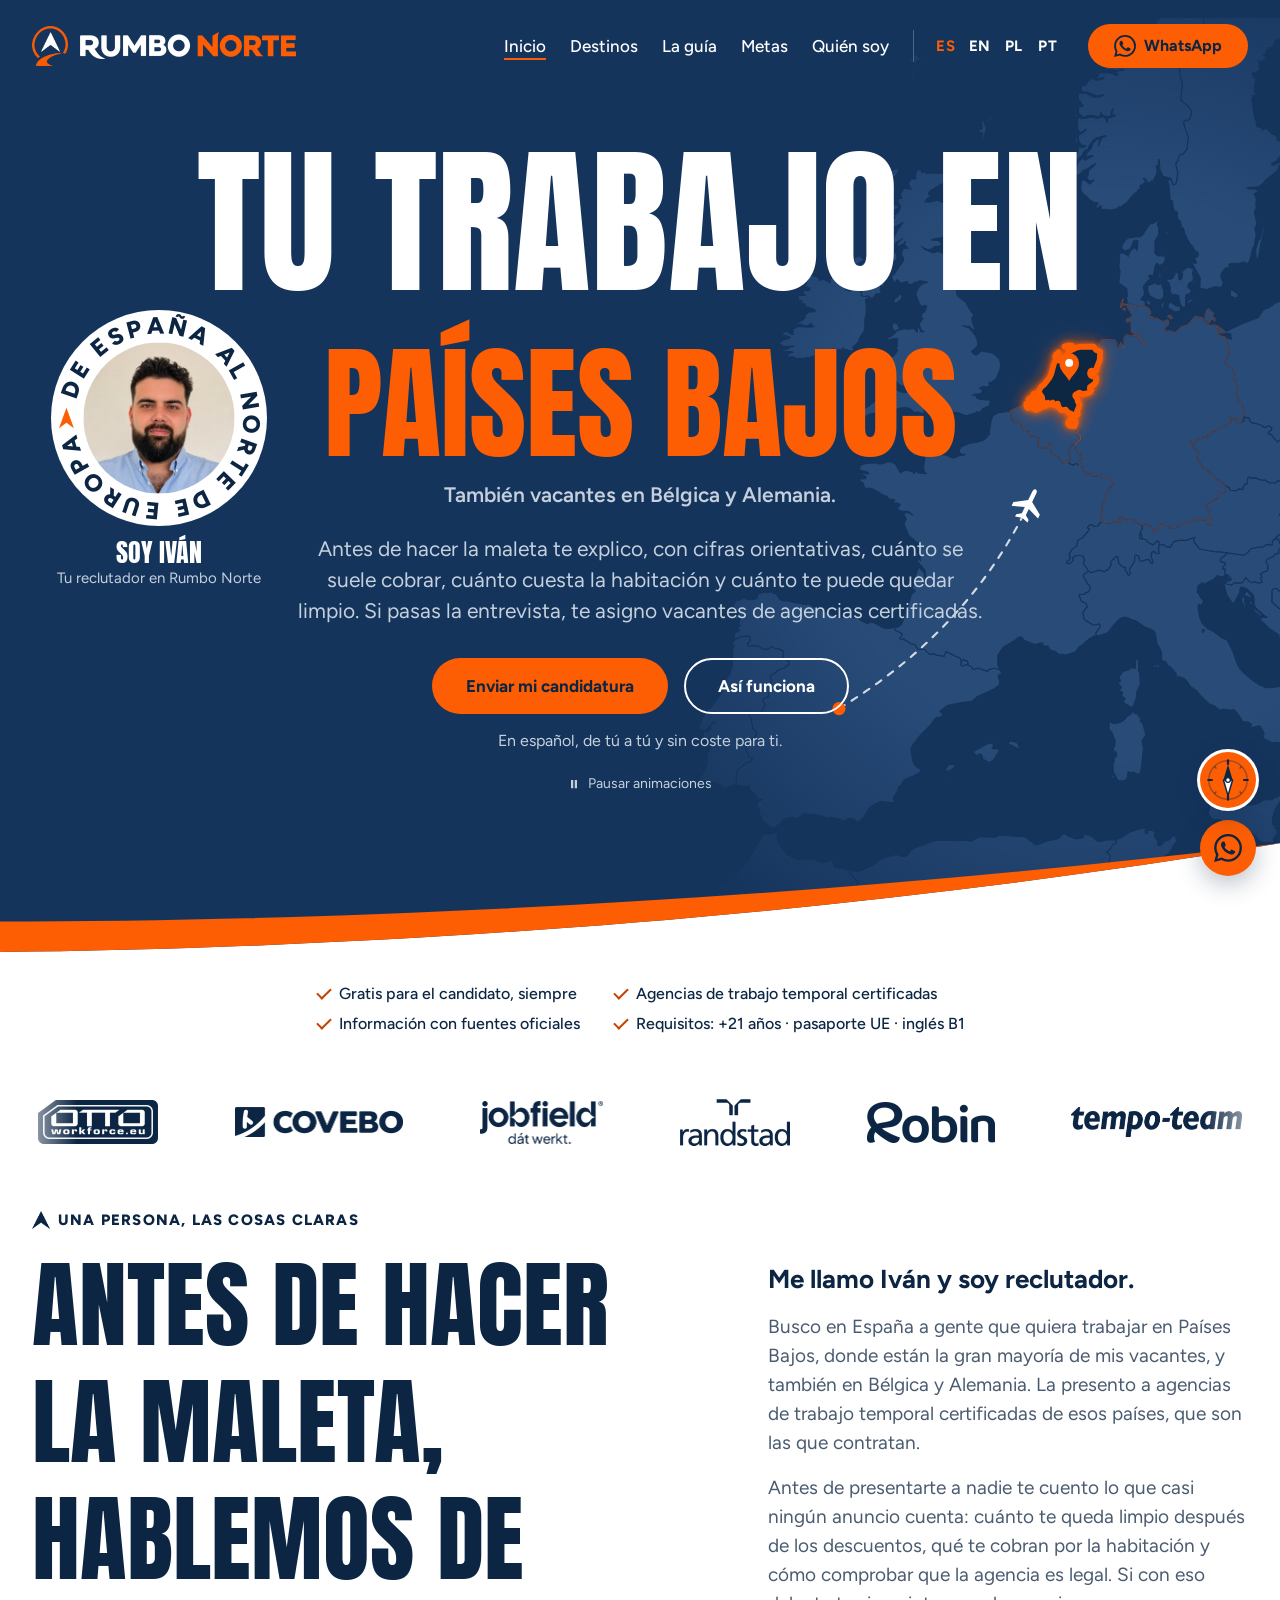
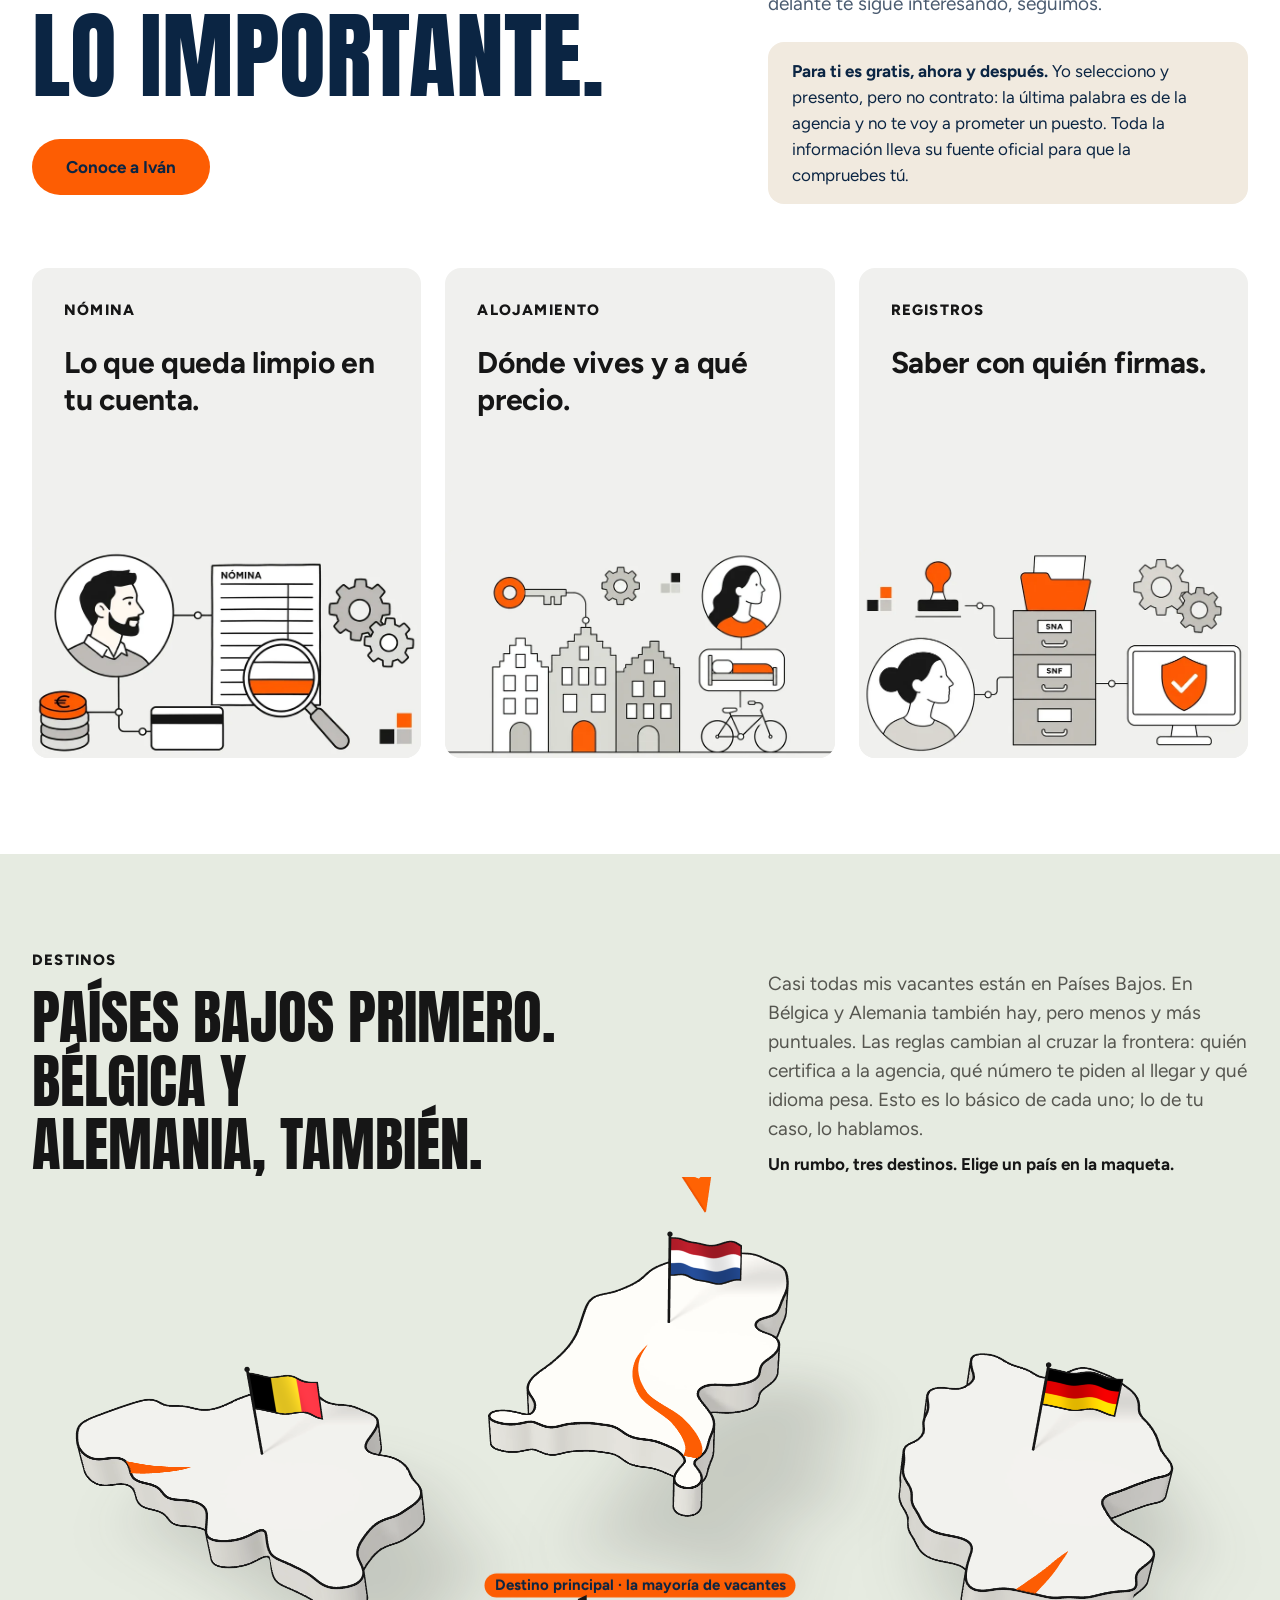
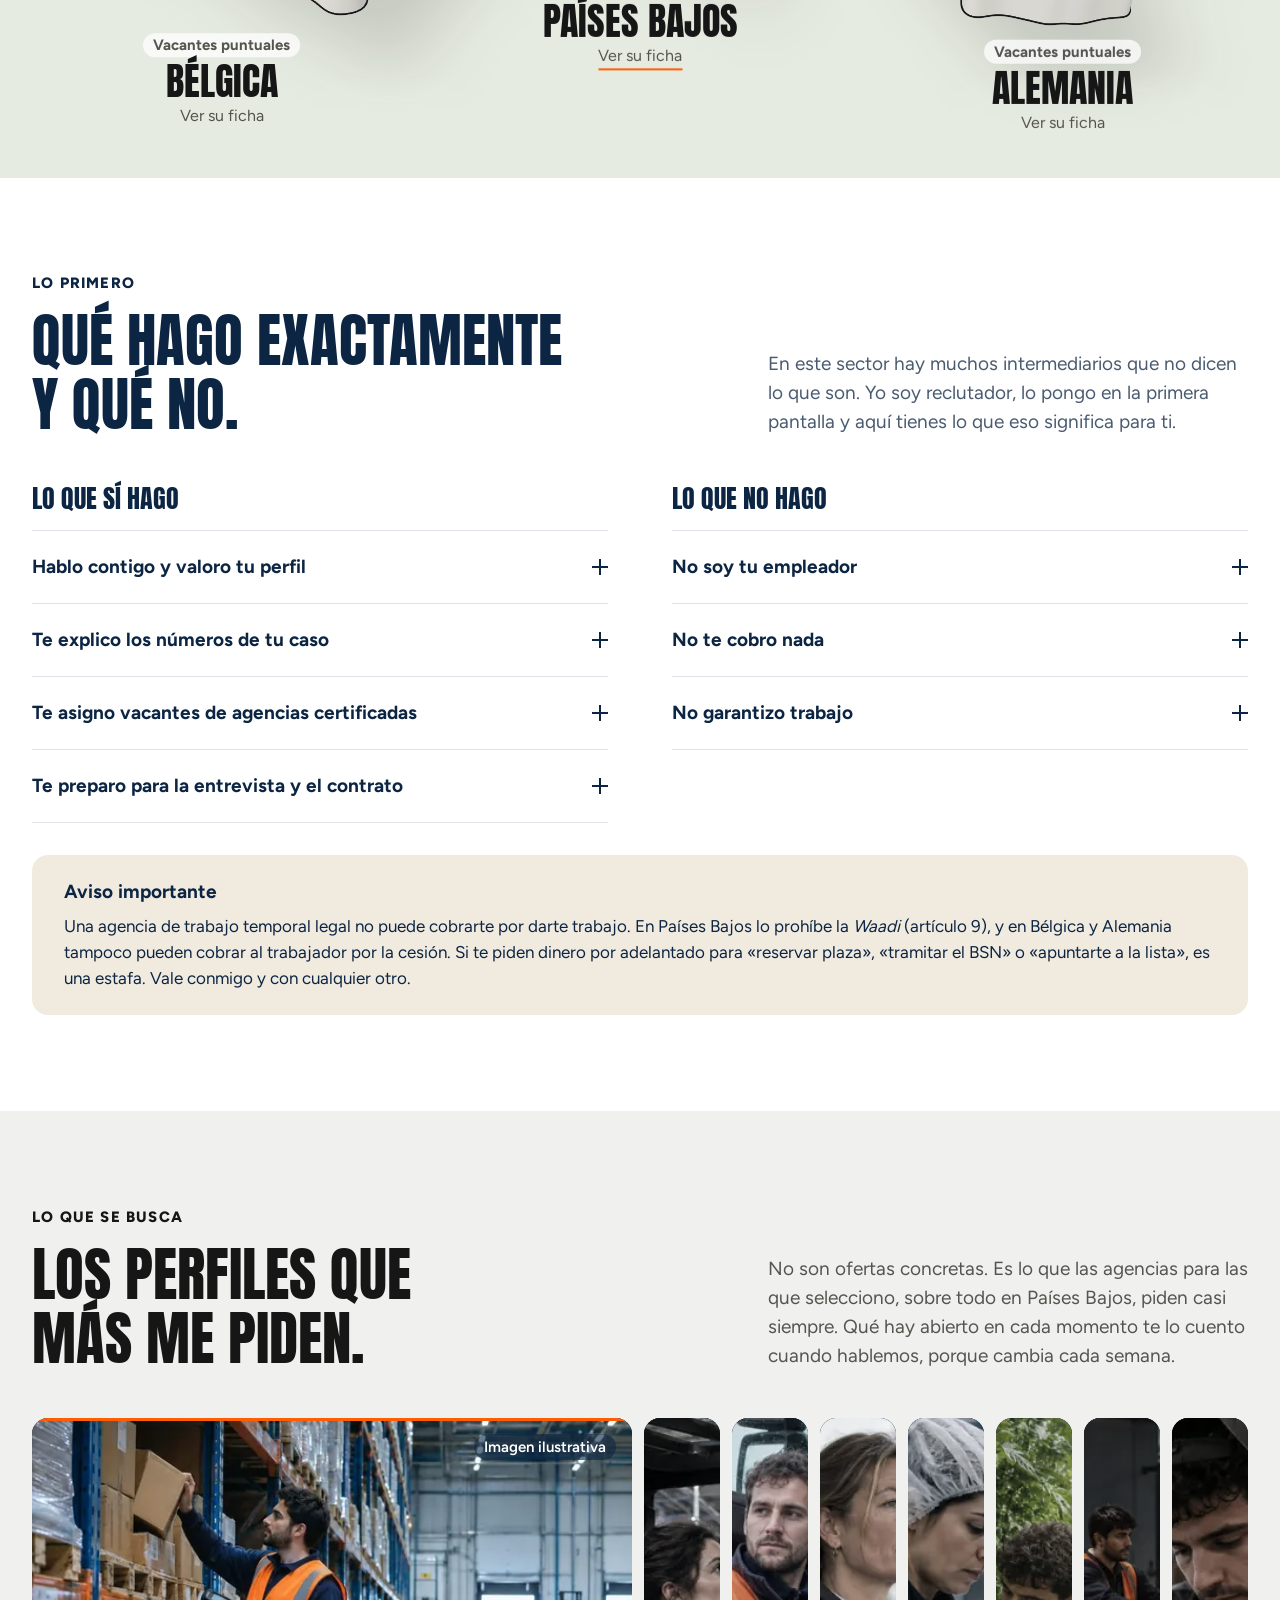
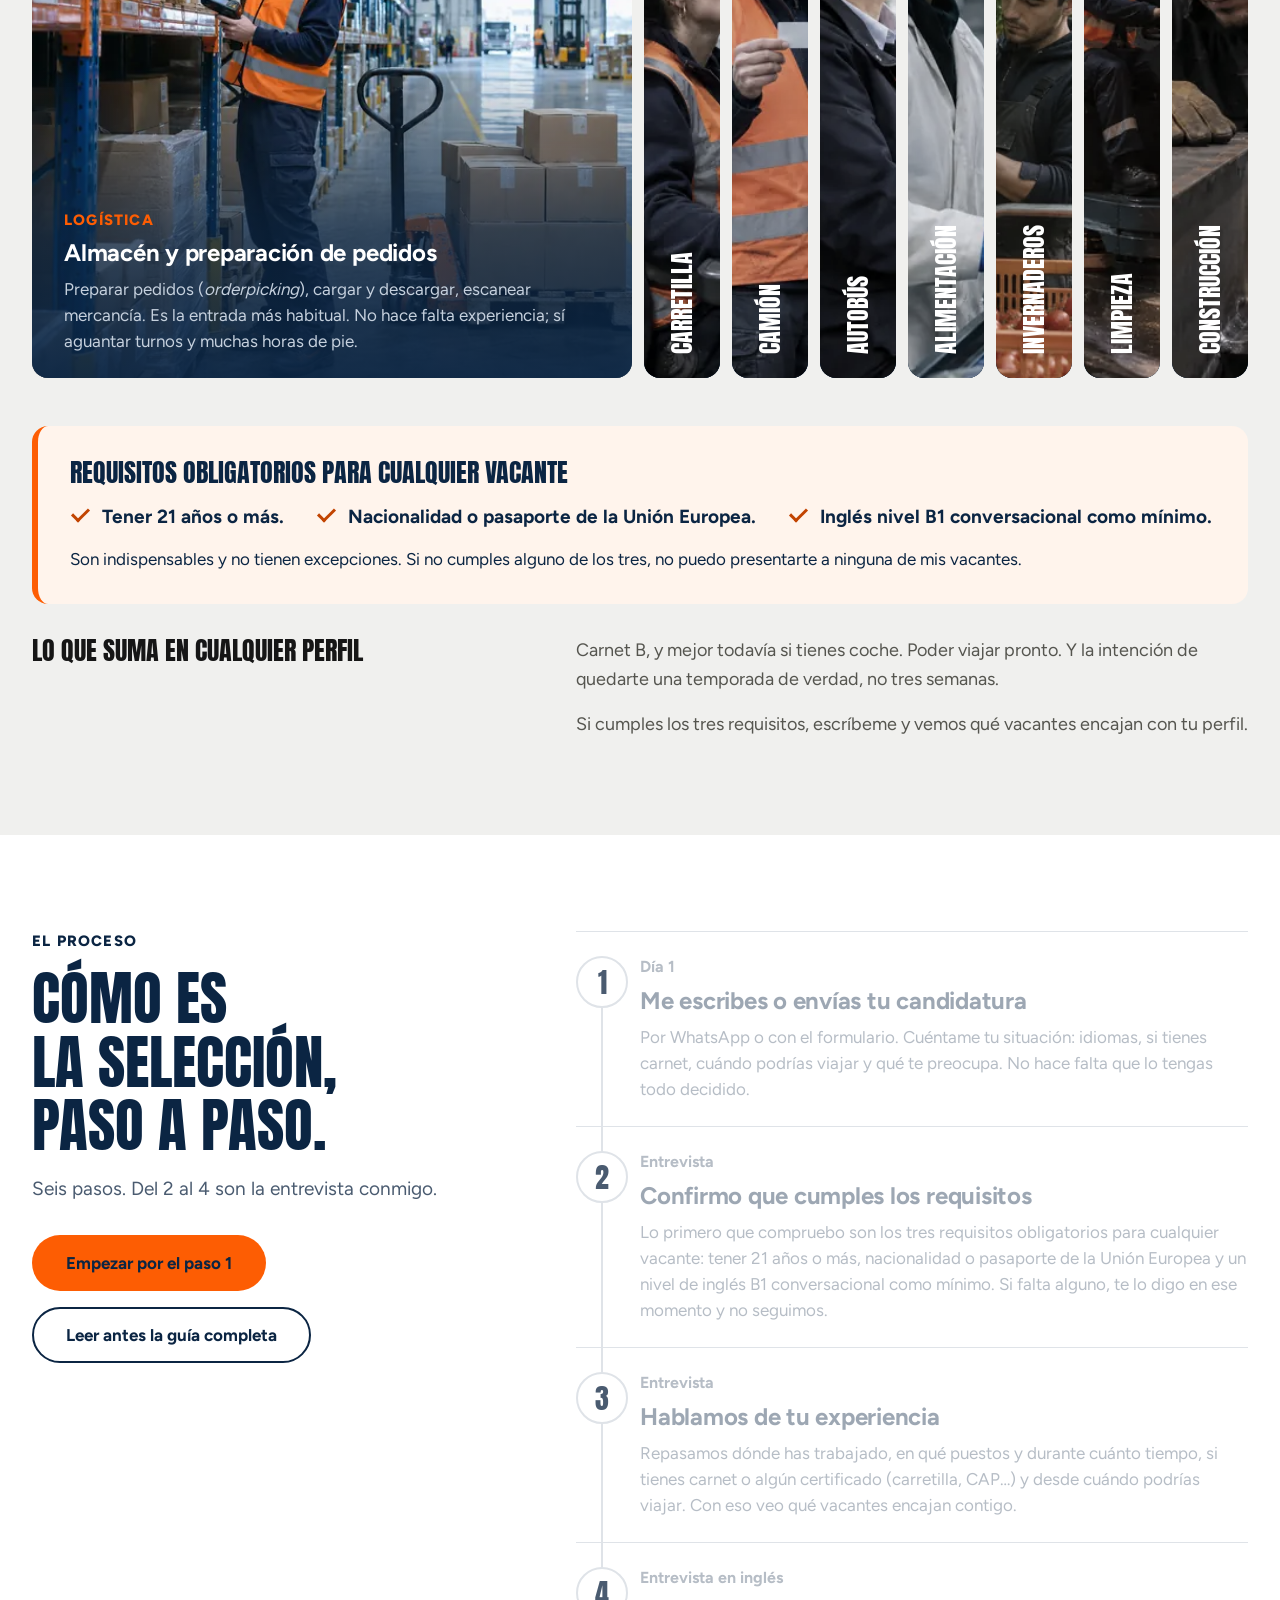
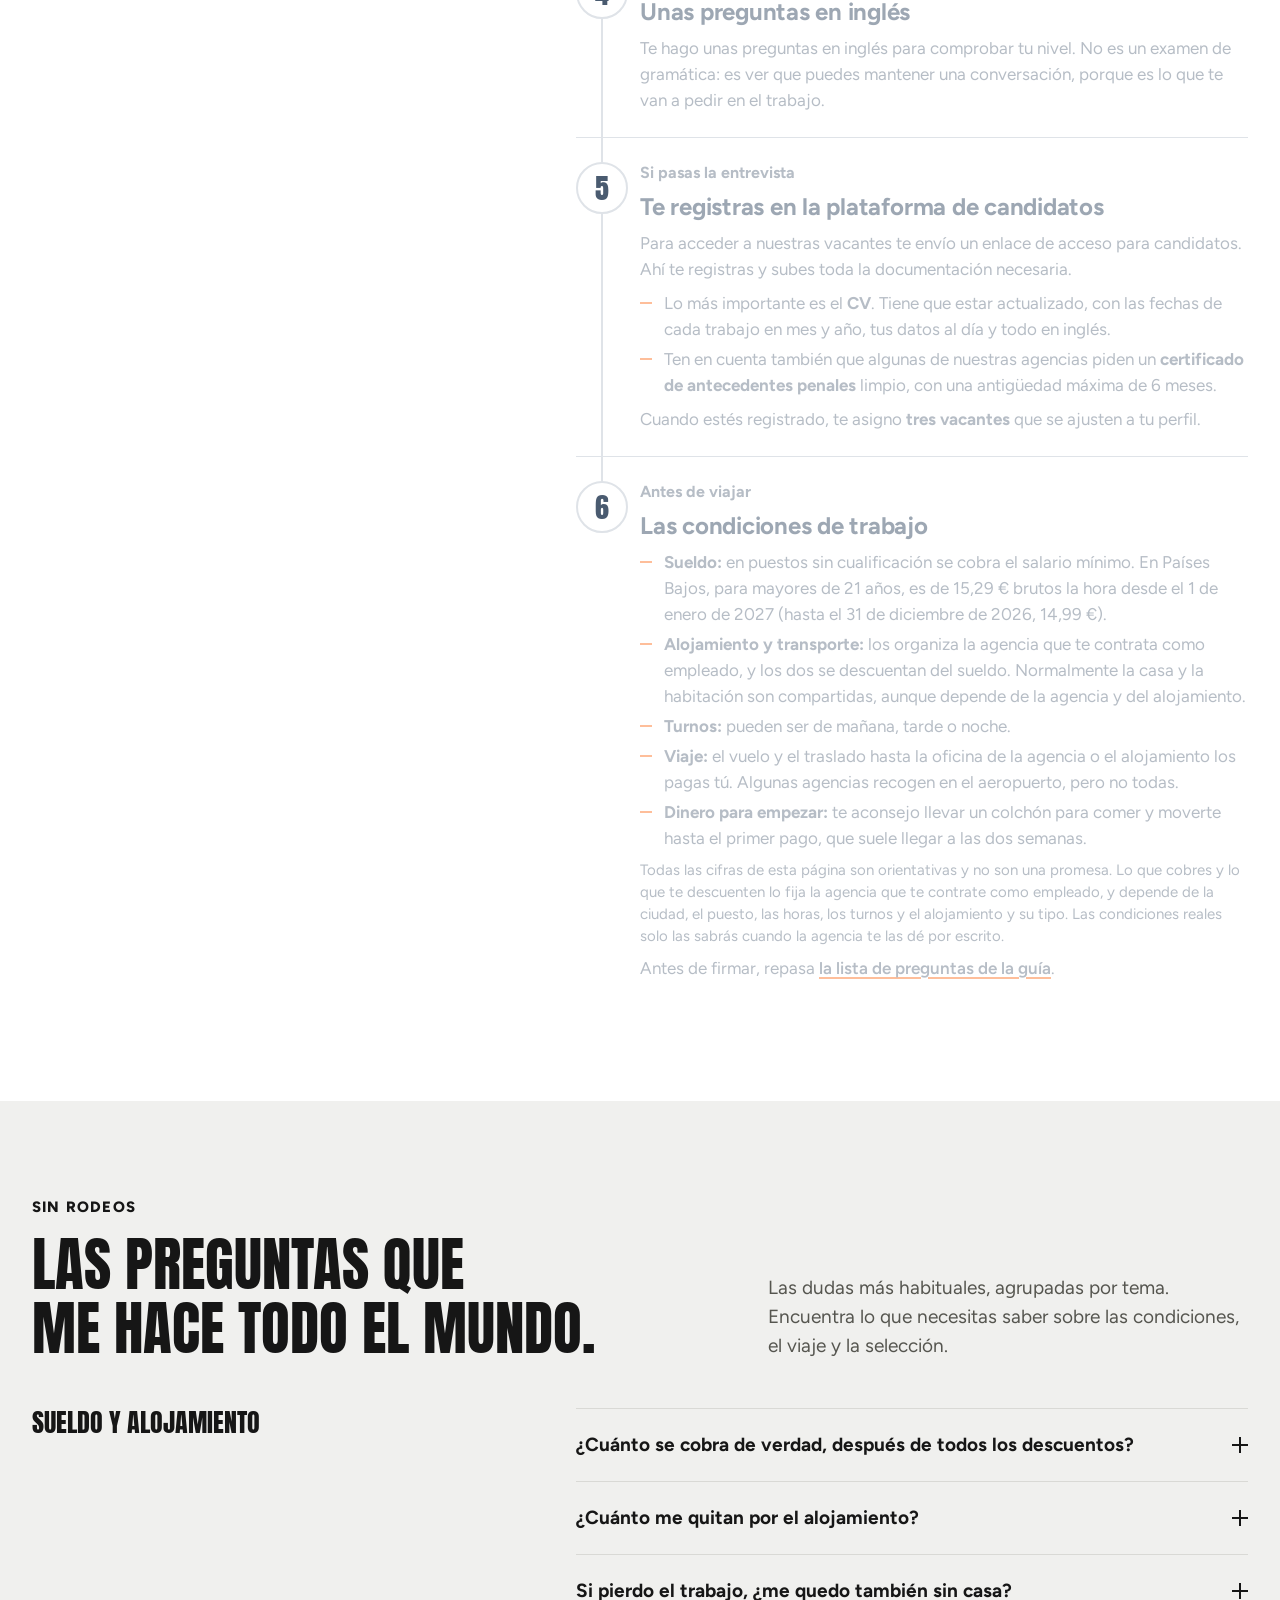
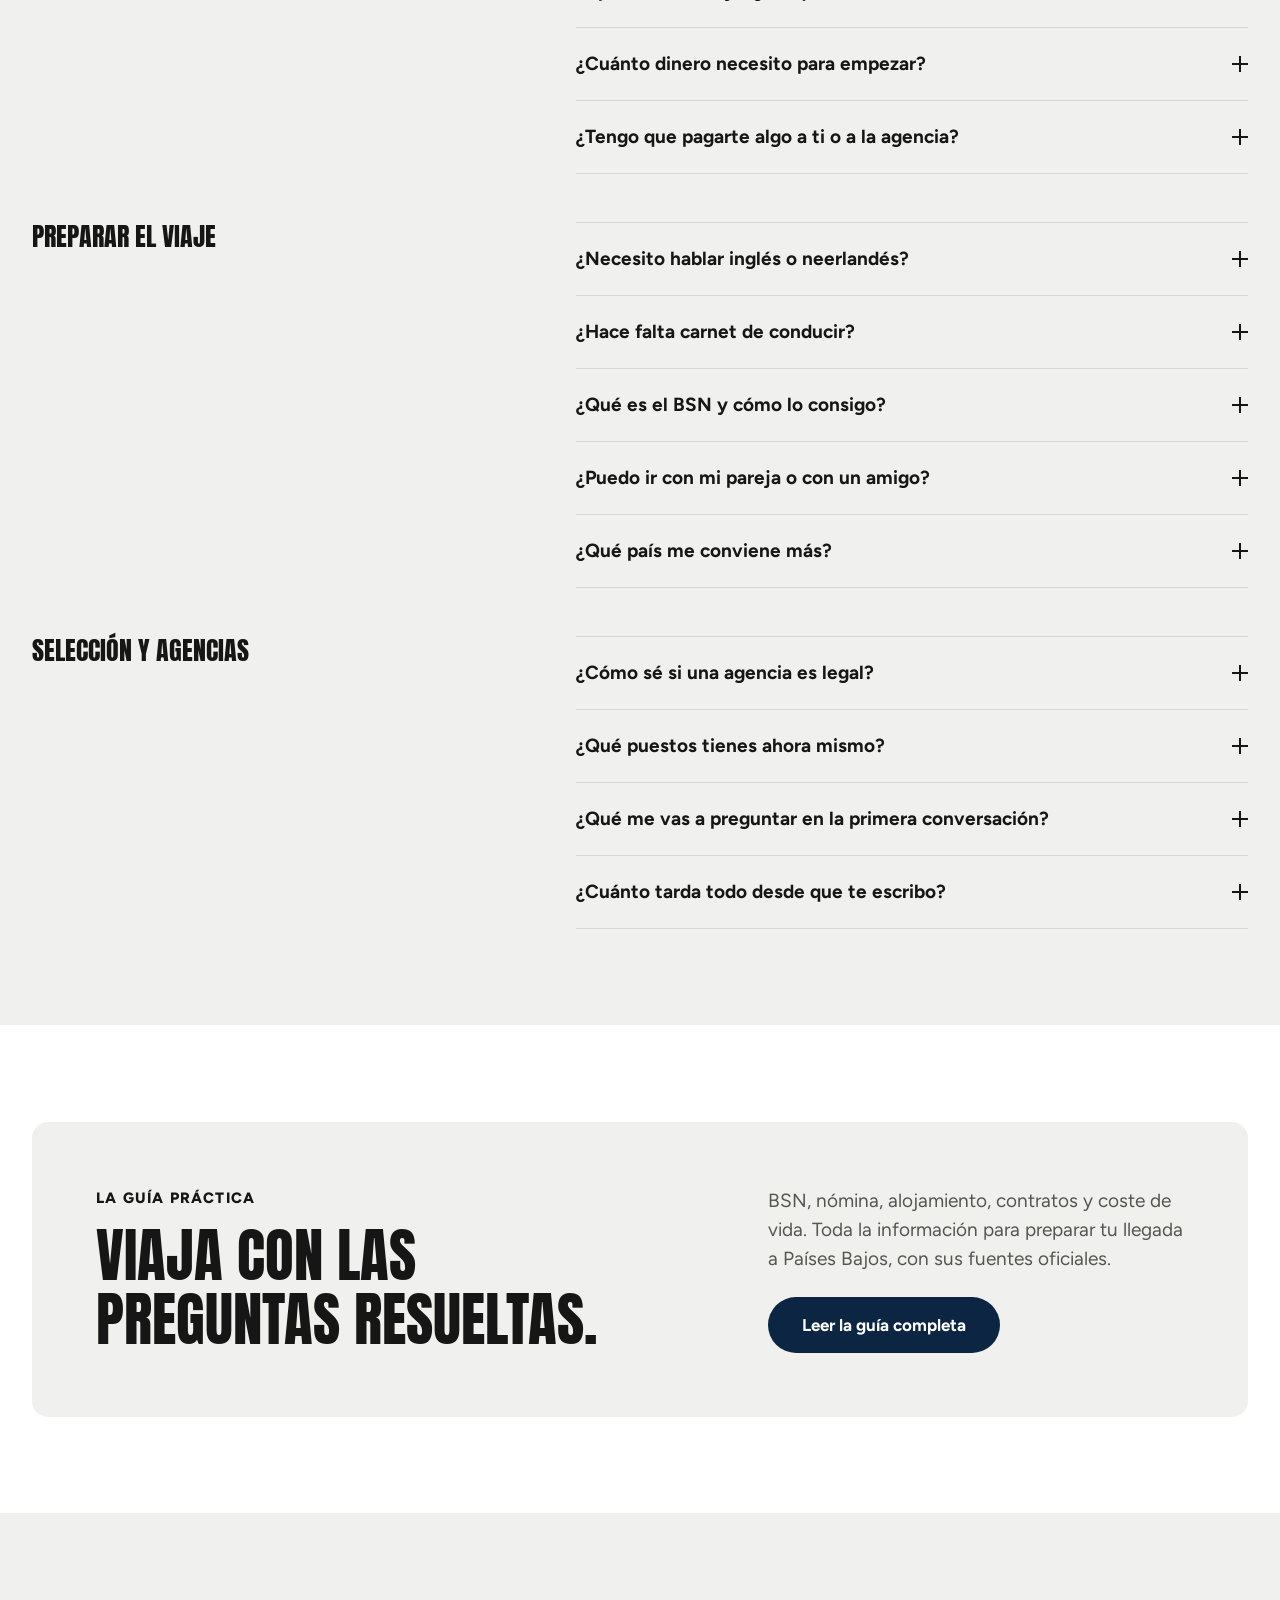
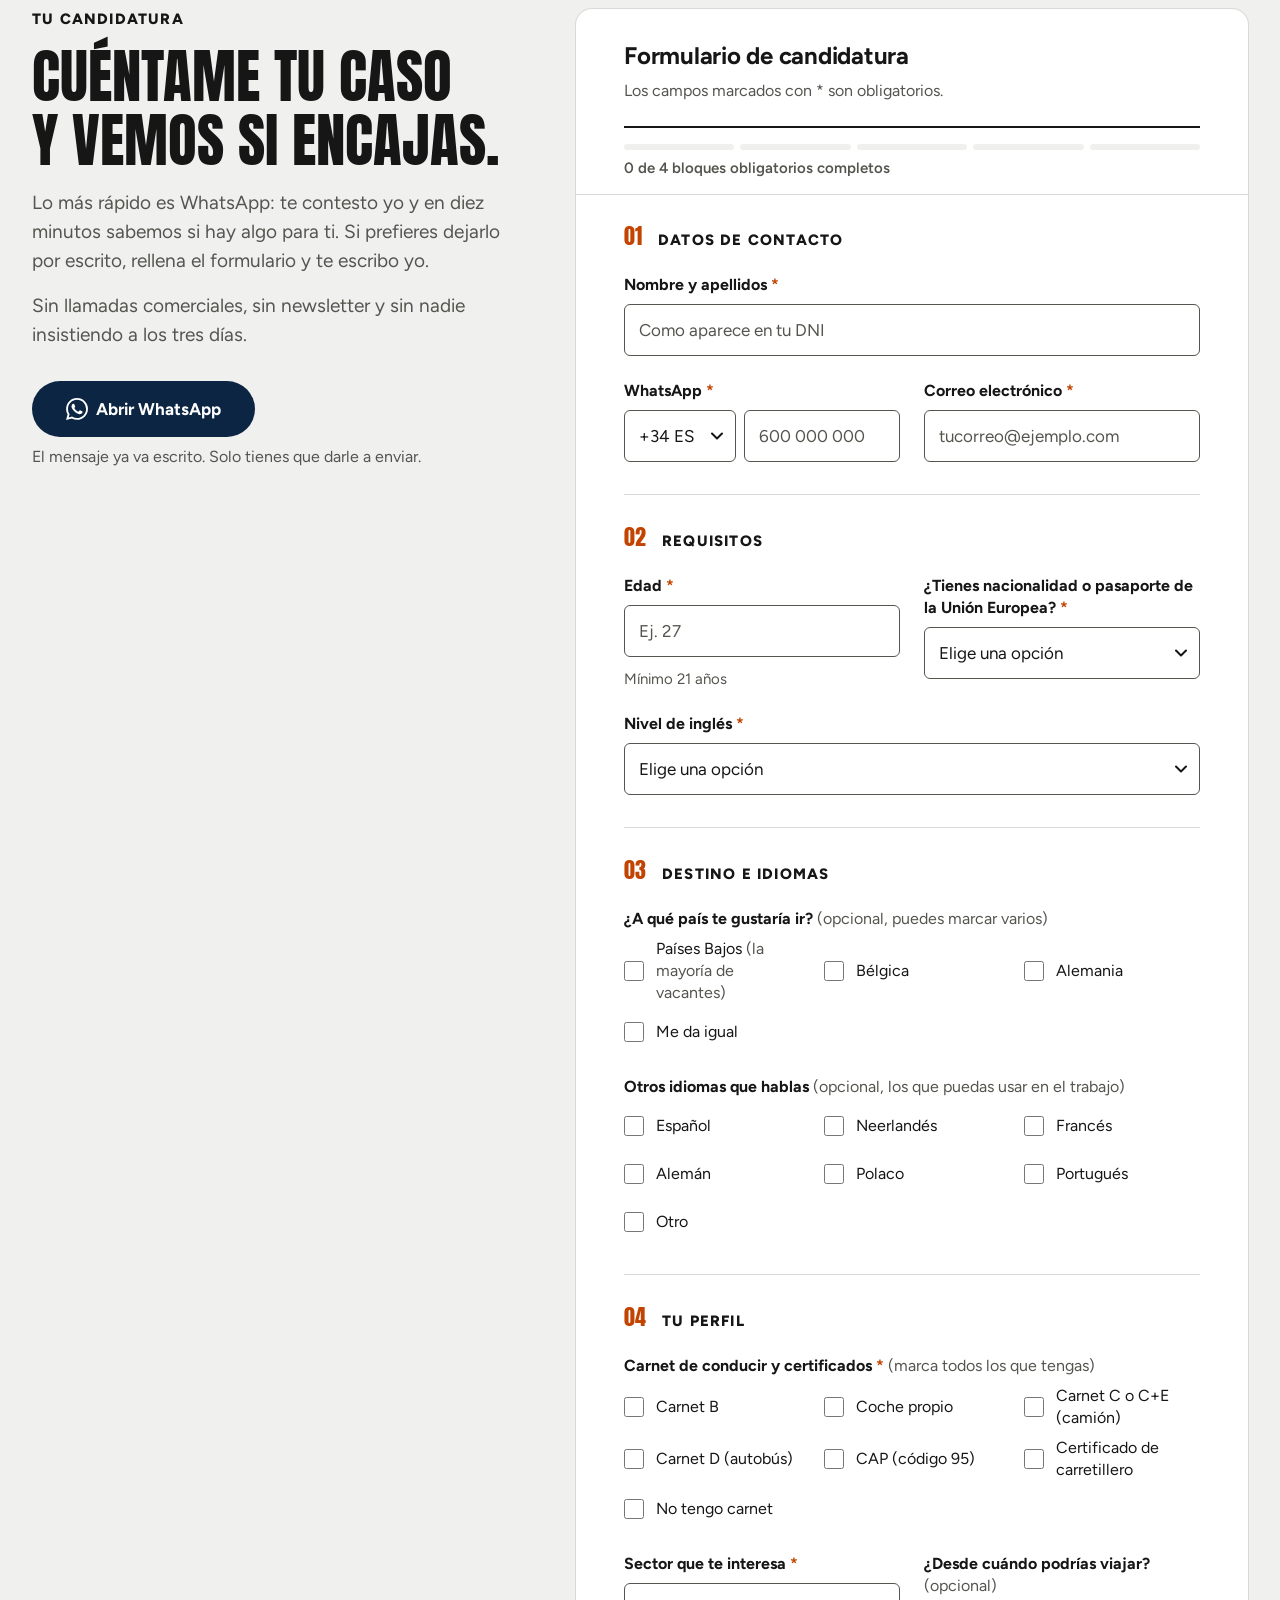
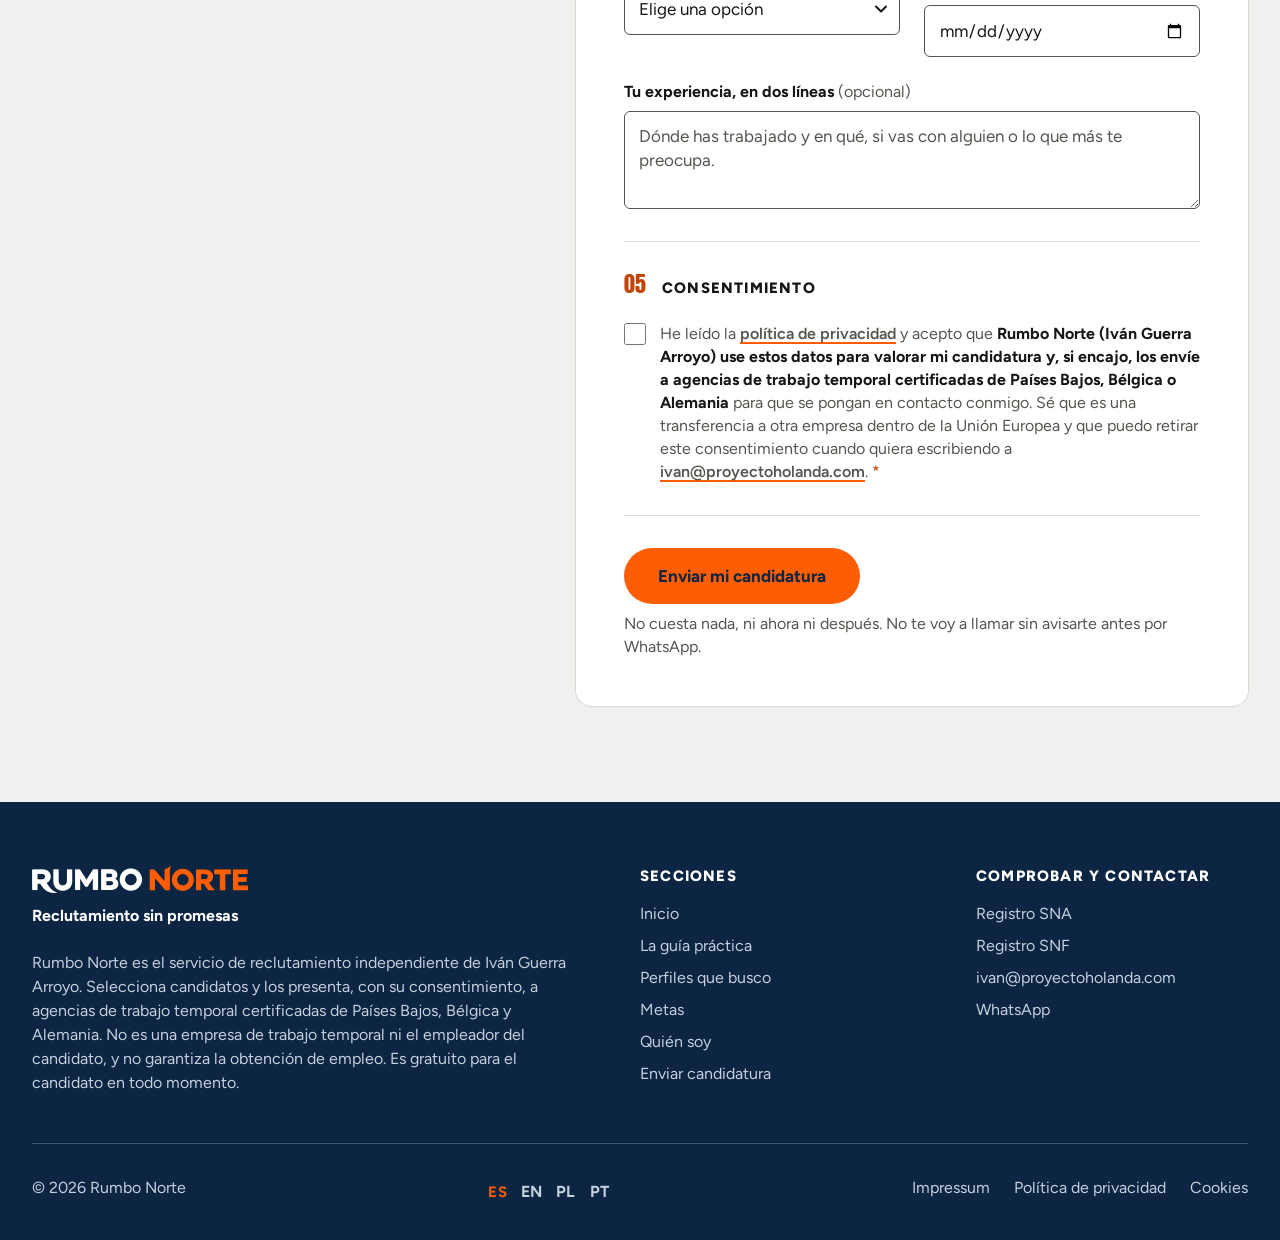
<file: web/index.html>
<!doctype html>
<html lang="es">
<head>
<meta charset="utf-8">
<meta name="viewport" content="width=device-width, initial-scale=1">
<script>var d=document.documentElement;d.classList.add('rn-js');try{if(localStorage.getItem('rn-quieto'))d.classList.add('rn-quieto')}catch(e){}</script>
<title>Rumbo Norte</title>
<link rel="icon" href="assets/logos/favicon.png" type="image/png">
<link rel="stylesheet" href="css/fuentes.css">
<link rel="stylesheet" href="css/tokens.css">
<link rel="stylesheet" href="css/bundle.css">
<link rel="stylesheet" href="css/site.css">
<link rel="stylesheet" href="css/asistente.css">
</head>
<body>
<div id="root"></div>
<script type="importmap">{"imports":{"three":"./lib/three/three.module.min.js"}}</script>
<script src="lib/react.js"></script>
<script src="lib/react-dom.js"></script>
<script src="js/config.js"></script>
<script src="js/contenido/textos.js"></script>
<script src="js/bundle.js"></script>
<script src="js/contenido/paginas.js"></script>
<script src="js/contenido/comun.js"></script>
<script src="js/contenido/inicio.js"></script>
<script src="js/contenido/guia.js"></script>
<script src="js/contenido/metas.js"></script>
<script src="js/contenido/quien.js"></script>
<script src="js/contenido/legal.js"></script>
<script src="js/app.js"></script>
</body>
</html>
</file>
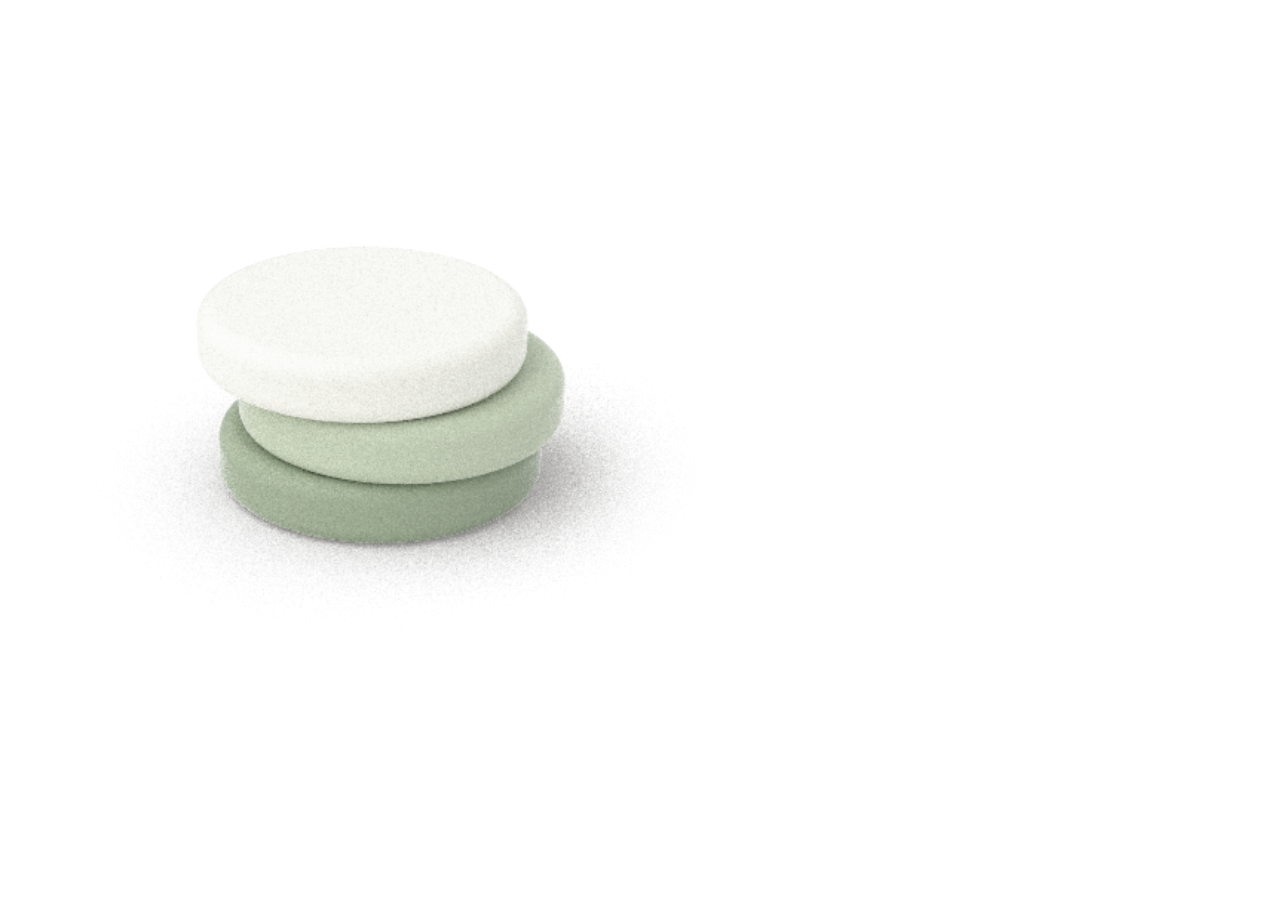
<file: objetos-3d/modelo/render.html>
<!doctype html>
<html><head><meta charset="utf-8"><title>Render</title>
<link href="https://fonts.googleapis.com/css2?family=Anton&family=Figtree:wght@800&display=swap" rel="stylesheet">
<style>html,body{margin:0;background:#fff}canvas{display:block;width:760px;height:760px}</style></head>
<body><canvas id="c"></canvas>
<script src="scene.js"></script>
<script>
const q = new URLSearchParams(location.search);
const SCENE = +(q.get('scene') || 1), SIZE = +(q.get('size') || 512), SPP = +(q.get('spp') || 64), SAVE = q.get('save');
const cv = document.getElementById('c'); cv.width = cv.height = SIZE;
const gl = cv.getContext('webgl2', { alpha: true, premultipliedAlpha: true, preserveDrawingBuffer: true, antialias: false });
window.status_ = { frame: 0, done: false, gpu: '' };
cv.addEventListener('webglcontextlost', e => { e.preventDefault(); status_.err = 'context lost at ' + status_.frame; });
const mc = new MessageChannel(); let tick = null; mc.port1.onmessage = () => tick && tick();
const dbg = gl.getExtension('WEBGL_debug_renderer_info');
status_.gpu = dbg ? gl.getParameter(dbg.UNMASKED_RENDERER_WEBGL) : 'n/a';
gl.getExtension('EXT_color_buffer_float');

const VS = `#version 300 es
void main(){vec2 p=vec2((gl_VertexID<<1)&2,gl_VertexID&2);gl_Position=vec4(p*2.-1.,0,1);}`;
function prog(fs) {
  const p = gl.createProgram();
  for (const [t, s] of [[gl.VERTEX_SHADER, VS], [gl.FRAGMENT_SHADER, fs]]) {
    const sh = gl.createShader(t); gl.shaderSource(sh, s); gl.compileShader(sh);
    if (!gl.getShaderParameter(sh, gl.COMPILE_STATUS)) { status_.err = gl.getShaderInfoLog(sh); throw new Error(status_.err); }
    gl.attachShader(p, sh);
  }
  gl.linkProgram(p);
  if (!gl.getProgramParameter(p, gl.LINK_STATUS)) { status_.err = gl.getProgramInfoLog(p); throw new Error(status_.err); }
  return p;
}
function target() {
  const fb = gl.createFramebuffer(); gl.bindFramebuffer(gl.FRAMEBUFFER, fb);
  const tx = [0, 1].map(i => {
    const t = gl.createTexture(); gl.bindTexture(gl.TEXTURE_2D, t);
    gl.texImage2D(gl.TEXTURE_2D, 0, gl.RGBA32F, SIZE, SIZE, 0, gl.RGBA, gl.FLOAT, null);
    gl.texParameteri(gl.TEXTURE_2D, gl.TEXTURE_MIN_FILTER, gl.NEAREST); gl.texParameteri(gl.TEXTURE_2D, gl.TEXTURE_MAG_FILTER, gl.NEAREST);
    gl.framebufferTexture2D(gl.FRAMEBUFFER, gl.COLOR_ATTACHMENT0 + i, gl.TEXTURE_2D, t, 0);
    return t;
  });
  gl.drawBuffers([gl.COLOR_ATTACHMENT0, gl.COLOR_ATTACHMENT1]);
  return { fb, tx };
}
async function decal() {
  await Promise.all([document.fonts.load('400 300px Anton'), document.fonts.load('800 300px Figtree')]);
  const c = document.createElement('canvas'); c.width = c.height = 1024;
  const x = c.getContext('2d'); x.fillStyle = '#000'; x.fillRect(0, 0, 1024, 1024);
  x.fillStyle = '#fff'; x.textAlign = 'center'; x.textBaseline = 'middle';
  x.font = '400 230px Anton'; x.fillText('SNA', 256, 266); x.fillText('SNF', 768, 266);
  x.font = '800 400px Figtree'; x.fillText('€', 256, 778);
  x.font = '400 170px Anton'; x.fillText('NÓMINA', 768, 778);
  const t = gl.createTexture(); gl.activeTexture(gl.TEXTURE2); gl.bindTexture(gl.TEXTURE_2D, t);
  gl.pixelStorei(gl.UNPACK_FLIP_Y_WEBGL, true);
  gl.texImage2D(gl.TEXTURE_2D, 0, gl.RGBA, gl.RGBA, gl.UNSIGNED_BYTE, c);
  gl.generateMipmap(gl.TEXTURE_2D);
  gl.texParameteri(gl.TEXTURE_2D, gl.TEXTURE_MIN_FILTER, gl.LINEAR_MIPMAP_LINEAR);
  gl.pixelStorei(gl.UNPACK_FLIP_Y_WEBGL, false);
}
(async () => {
  await decal();
  const P = prog(traceSource(SCENE)), D = prog(displaySource());
  gl.activeTexture(gl.TEXTURE3);
  let a = target(), b = target();
  const vao = gl.createVertexArray(); gl.bindVertexArray(vao);
  gl.viewport(0, 0, SIZE, SIZE);
  const u = (p, n) => gl.getUniformLocation(p, n);
  const uF = u(P, 'uFrame'), uR = u(P, 'uRes');
  let frame = 0;
  function step() {
    gl.useProgram(P);
    gl.bindFramebuffer(gl.FRAMEBUFFER, b.fb);
    gl.activeTexture(gl.TEXTURE0); gl.bindTexture(gl.TEXTURE_2D, a.tx[0]);
    gl.activeTexture(gl.TEXTURE1); gl.bindTexture(gl.TEXTURE_2D, a.tx[1]);
    gl.uniform1i(u(P, 'uA'), 0); gl.uniform1i(u(P, 'uB'), 1); gl.uniform1i(u(P, 'uDecal'), 2);
    gl.uniform1i(uF, frame); gl.uniform2f(uR, SIZE, SIZE);
    gl.enable(gl.SCISSOR_TEST);
    const TL = 4, ts = Math.ceil(SIZE / TL);
    for (let ty = 0; ty < TL; ty++) for (let tx = 0; tx < TL; tx++) {
      gl.scissor(tx * ts, ty * ts, ts, ts); gl.drawArrays(gl.TRIANGLES, 0, 3); gl.flush();
    }
    gl.disable(gl.SCISSOR_TEST);
    [a, b] = [b, a]; frame++;
    status_.frame = frame;
    if (frame % 25 && frame < SPP) { mc.port2.postMessage(0); return; }
    gl.useProgram(D); gl.bindFramebuffer(gl.FRAMEBUFFER, null);
    gl.clearColor(0, 0, 0, 0); gl.clear(gl.COLOR_BUFFER_BIT);
    gl.activeTexture(gl.TEXTURE0); gl.bindTexture(gl.TEXTURE_2D, a.tx[0]);
    gl.activeTexture(gl.TEXTURE1); gl.bindTexture(gl.TEXTURE_2D, a.tx[1]);
    gl.uniform1i(u(D, 'uA'), 0); gl.uniform1i(u(D, 'uB'), 1); gl.uniform1f(u(D, 'uN'), frame);
    gl.drawArrays(gl.TRIANGLES, 0, 3);
    gl.finish();
    status_.frame = frame;
    if (status_.err) return;
    if (frame < SPP) { mc.port2.postMessage(0); return; }
    if (!SAVE) { status_.done = true; return; }
    cv.toBlob(bl => fetch('/save/' + SAVE, { method: 'POST', body: bl }).then(() => { status_.done = true; status_.bytes = bl.size; }), 'image/webp', 0.93);
  }
  status_.t0 = performance.now();
  tick = step;
  step();
})().catch(e => { status_.err = status_.err || String(e); });
</script></body></html>
</file>
<file: web/css/fuentes.css>
/* Tipografías alojadas en la propia web: Anton y Figtree. */
@font-face { font-family: Anton; font-style: normal; font-weight: 400; font-display: swap; src: url(../assets/fuentes/anton-latin.woff2) format("woff2"); unicode-range: U+0000-00FF, U+0131, U+0152-0153, U+02BB-02BC, U+02C6, U+02DA, U+02DC, U+2000-206F, U+20AC, U+2122, U+2191, U+2193, U+2212, U+2215, U+FEFF, U+FFFD; }
@font-face { font-family: Anton; font-style: normal; font-weight: 400; font-display: swap; src: url(../assets/fuentes/anton-latin-ext.woff2) format("woff2"); unicode-range: U+0100-02BA, U+02BD-02C5, U+02C7-02CC, U+02CE-02D7, U+02DD-02FF, U+1E00-1E9F, U+1EF2-1EFF, U+2020, U+20A0-20AB, U+20AD-20C0, U+2113, U+2C60-2C7F, U+A720-A7FF; }
@font-face { font-family: Figtree; font-style: normal; font-weight: 300 900; font-display: swap; src: url(../assets/fuentes/figtree-latin.woff2) format("woff2"); unicode-range: U+0000-00FF, U+0131, U+0152-0153, U+02BB-02BC, U+02C6, U+02DA, U+02DC, U+2000-206F, U+20AC, U+2122, U+2191, U+2193, U+2212, U+2215, U+FEFF, U+FFFD; }
@font-face { font-family: Figtree; font-style: normal; font-weight: 300 900; font-display: swap; src: url(../assets/fuentes/figtree-latin-ext.woff2) format("woff2"); unicode-range: U+0100-02BA, U+02BD-02C5, U+02C7-02CC, U+02CE-02D7, U+02DD-02FF, U+1E00-1E9F, U+1EF2-1EFF, U+2020, U+20A0-20AB, U+20AD-20C0, U+2113, U+2C60-2C7F, U+A720-A7FF; }
</file>
<file: web/css/tokens.css>
/* Rumbo Norte — generated from tokens.json */
:root {
  --navy: #0b2543;
  --navy-raised: #15345c;
  --orange: #fd5d03;
  --orange-deep: #c24400;
  --surface: #ffffff;
  --surface-tint: #fff4ec;
  --sand-soft: #f1eadf;
  --sage-soft: #e6ebe1;
  --mist-soft: #e4ebf0;
  --stone-soft: #f0f0ee;
  --charcoal: #161616;
  --charcoal-muted: #55554f;
  --ink: var(--navy);
  --ink-muted: #4a5b70;
  --line: #dfe3e8;
  --line-soft: #d9d9d5;
  --on-navy: #ffffff;
  --on-navy-muted: #c5d0dd;
  --on-orange: var(--navy);
  --space-2: 8px;
  --space-4: 16px;
  --space-6: 24px;
  --space-8: 32px;
  --space-12: 48px;
  --space-16: 64px;
  --radius-sm: 6px;
  --radius-md: 16px;
  --radius-pill: 999px;
  --font-display: Anton, Impact, "Arial Narrow", sans-serif;
  --font-sans: Figtree, system-ui, -apple-system, "Segoe UI", sans-serif;
}
</file>
<file: web/css/bundle.css>
body { margin: 0; font-family: var(--font-sans); background: var(--surface); color: var(--ink); -webkit-font-smoothing: antialiased; }

/* Button */
.rn-btn { display: inline-flex; align-items: center; justify-content: center; box-sizing: border-box; min-height: 56px; padding: var(--space-2) var(--space-8); text-align: center; border: 2px solid transparent; border-radius: var(--radius-pill); font-family: var(--font-sans); font-size: 17px; line-height: 24px; font-weight: 700; text-decoration: none; cursor: pointer; transition: background-color .15s ease, color .15s ease, transform .15s ease; }
.rn-btn:hover { transform: translateY(-2px); }
.rn-btn:focus-visible { outline: 3px solid var(--ink); outline-offset: 3px; }
.rn-btn-primary { background: var(--orange); color: var(--on-orange); }
.rn-btn-solid { background: var(--navy); color: var(--on-navy); }
.rn-btn-solid:hover { background: var(--navy-raised); }
.rn-btn-outline { background: transparent; border-color: var(--on-navy); color: var(--on-navy); }
.rn-btn-outline:hover { background: var(--on-navy); color: var(--navy); }
.rn-btn-line { background: transparent; border-color: currentColor; color: inherit; }
.rn-btn[disabled] { opacity: .6; cursor: default; }
.rn-btn-sm { min-height: 44px; padding: var(--space-2) var(--space-6); font-size: 16px; }
.rn-on-navy .rn-btn:focus-visible { outline-color: var(--on-navy); }
.rn-btn-icon { flex: none; width: 22px; height: 22px; margin-right: var(--space-2); fill: currentColor; }

/* Sticker */
.rn-sticker { display: block; width: var(--rn-sticker-size, 152px); height: var(--rn-sticker-size, 152px); }
.rn-sticker svg { display: block; width: 100%; height: 100%; overflow: visible; }
.rn-sticker-disc { fill: var(--surface); }
.rn-sticker-orange .rn-sticker-disc { fill: var(--orange); }
.rn-sticker-text { fill: var(--navy); font-family: var(--font-sans); font-size: 22px; font-weight: 800; letter-spacing: 3.4px; text-transform: uppercase; }
.rn-sticker-arrow { fill: var(--orange); }
.rn-sticker-ring { transform-origin: 100px 100px; animation: rn-spin 28s linear infinite; }
@keyframes rn-spin { to { transform: rotate(360deg); } }

/* Header */
.rn-header { position: relative; z-index: 3; display: flex; align-items: center; justify-content: space-between; gap: var(--space-6); max-width: 1280px; margin: 0 auto; padding: var(--space-6) var(--space-8); box-sizing: border-box; }
.rn-header-logo { display: flex; align-items: center; gap: 12px; border-radius: var(--radius-sm); }
.rn-header-logo img { display: block; height: auto; }
.rn-header-mark { flex: none; width: 36px; }
.rn-header-wordmark { width: 216px; min-width: 0; }
.rn-header-logo:focus-visible, .rn-header-link:focus-visible { outline: 3px solid var(--on-navy); outline-offset: 4px; }
.rn-header-nav { display: flex; align-items: center; gap: var(--space-6); margin-left: auto; }
.rn-header-link { color: var(--on-navy); font-size: 17px; line-height: 24px; font-weight: 500; text-decoration: none; border-radius: var(--radius-sm); }
.rn-header-icon { display: none; flex: none; align-items: center; justify-content: center; width: 44px; height: 44px; margin-left: auto; border-radius: var(--radius-pill); background: var(--orange); color: var(--on-orange); }
.rn-header-icon svg { width: 24px; height: 24px; fill: currentColor; }
.rn-header-icon:focus-visible { outline: 3px solid var(--on-navy); outline-offset: 3px; }
.rn-header-burger { display: none; flex: none; flex-direction: column; justify-content: center; gap: var(--space-2); width: 44px; height: 44px; padding: 0 6px; border: 0; border-radius: var(--radius-sm); background: transparent; cursor: pointer; }
.rn-header-burger span { display: block; height: 4px; background: var(--orange); }
.rn-header-burger:focus-visible { outline: 3px solid var(--on-navy); outline-offset: 2px; }
.rn-header-menu { position: absolute; top: 100%; left: var(--space-4); right: var(--space-4); display: flex; flex-direction: column; padding: var(--space-4); border-radius: var(--radius-md); background: var(--navy); }
.rn-header-menu a:not(.rn-btn) { padding: var(--space-4) var(--space-2); color: var(--on-navy); font-size: 19px; line-height: 24px; font-weight: 700; text-decoration: none; border-radius: var(--radius-sm); }
.rn-header-menu a:not(.rn-btn):focus-visible { outline: 3px solid var(--on-navy); outline-offset: -3px; }
.rn-header-menu .rn-btn { margin-top: var(--space-2); }
.rn-header-link[aria-current] { text-decoration: underline; text-underline-offset: 6px; text-decoration-thickness: 2px; text-decoration-color: var(--orange); }
.rn-skip { position: absolute; left: var(--space-4); top: var(--space-2); z-index: 5; padding: var(--space-2) var(--space-4); border-radius: var(--radius-sm); background: var(--surface); color: var(--ink); font-size: 17px; font-weight: 700; text-decoration: none; transform: translateY(-300%); }
.rn-skip:focus { transform: none; }
.rn-header-link:hover { text-decoration: underline; text-underline-offset: 6px; text-decoration-thickness: 2px; text-decoration-color: var(--orange); }

/* Hero */
.rn-hero { container-type: inline-size; background: var(--surface); }
.rn-hero-field { position: relative; overflow-x: clip; background: var(--navy-raised); color: var(--on-navy); }
.rn-hero-field::after { content: ""; position: absolute; left: 0; right: 0; bottom: -1px; height: 3px; background: var(--surface); }
.rn-hero-body { position: relative; max-width: 1280px; margin: 0 auto; padding: var(--space-12) var(--space-8) var(--space-4); box-sizing: border-box; text-align: center; }
.rn-hero-title { margin: 0; font-family: var(--font-display); font-size: min(160px, 12.5cqi); line-height: 1.04; font-weight: 400; text-transform: uppercase; color: var(--on-navy); }
.rn-hero-line { display: block; white-space: nowrap; }
.rn-hero-word { height: 1.04em; color: var(--orange); }
/* Por encima de 1280 px el país deja de crecer, igual que la primera línea: así no choca con el sello. */
.rn-hero-word > span { font-size: min(1em, calc(min(50cqi, 640px) / (var(--rn-letters) * .43))); }
.rn-hero-lead-end-next { display: none; color: var(--on-navy); }
.rn-hero-country { display: inline-block; animation: rn-flip .42s cubic-bezier(.2, .8, .2, 1) both; }
@keyframes rn-flip { from { opacity: 0; transform: translateY(.22em); } to { opacity: 1; transform: none; } }
/* En ordenador, el nombre va debajo del sello; en el móvil, a su lado. */
.rn-hero-person { position: absolute; left: max(var(--space-8), calc(50% - 46cqi)); top: calc(var(--space-12) + min(160px, 12.5cqi) * 1.06 + min(216px, 16.9cqi) + 12px); width: min(216px, 16.9cqi); display: flex; flex-direction: column; align-items: center; gap: 2px; margin: 0; text-align: center; }
.rn-hero-person strong { font-family: var(--font-display); font-size: 26px; line-height: 1.1; font-weight: 400; text-transform: uppercase; color: var(--on-navy); }
.rn-hero-person span { font-size: 15px; line-height: 20px; color: var(--on-navy-muted); }
.rn-hero-sub { max-width: 34em; margin: var(--space-6) auto 0; text-wrap: balance; font-size: 21px; line-height: 31px; color: var(--on-navy-muted); }
.rn-hero-cta { display: flex; flex-wrap: wrap; justify-content: center; gap: var(--space-4); margin-top: var(--space-8); }
.rn-hero-note { margin: var(--space-4) 0 0; font-size: 16px; line-height: 22px; color: var(--on-navy-muted); }
.rn-hero-promises { display: flex; flex-wrap: wrap; justify-content: center; gap: var(--space-2) var(--space-8); margin: 0 auto; padding: var(--space-6) var(--space-8) 0; list-style: none; font-size: 16px; line-height: 22px; font-weight: 500; color: var(--ink); }
.rn-hero-promises li { position: relative; padding-left: 24px; }
/* Si las cuatro no caben en una fila, van en dos columnas (y en una en el móvil) alineadas por la marca, sin una huérfana. */
@container (max-width: 1400px) { .rn-hero-promises { display: grid; grid-template-columns: repeat(2, minmax(0, max-content)); justify-content: center; } }
.rn-hero-promises li::before { content: ""; position: absolute; left: 2px; top: 5px; width: 12px; height: 6px; border-left: 2px solid var(--orange-deep); border-bottom: 2px solid var(--orange-deep); transform: rotate(-45deg); }
.rn-hero-sticker-a { position: absolute; left: max(var(--space-8), calc(50% - 46cqi)); top: calc(var(--space-12) + min(160px, 12.5cqi) * 1.06); --rn-sticker-size: min(216px, 16.9cqi); }
.rn-hero-body { z-index: 1; }
.rn-hero-map { position: absolute; inset: 0; overflow: hidden; pointer-events: none; }
/* El destino queda a la altura de la segunda línea del titular, a la derecha del texto. */
.rn-hero-map svg { --rn-map-w: calc(min(1280px, 100cqi) * .64); position: absolute; left: calc(50% + min(33.5cqi, 429px) - var(--rn-map-w) * .458); top: calc(140px - min(1280px, 100cqi) * .095); display: block; width: var(--rn-map-w); height: auto; overflow: visible; }
.rn-hero-map-land { fill: #284b78; stroke: var(--navy-raised); stroke-width: 1.4; stroke-linejoin: round; }
.rn-hero-map-dest { fill: none; stroke: var(--orange); stroke-width: 1.2; stroke-opacity: .35; stroke-linejoin: round; }
.rn-hero-map-place { fill: var(--navy); stroke: var(--orange); stroke-width: 2.6; stroke-linejoin: round; opacity: 0; transition: opacity .5s ease; }
.rn-hero-map-place.is-on { opacity: 1; }
.rn-hero-map-route { fill: none; stroke: var(--on-navy); stroke-opacity: .8; stroke-width: 2.6; stroke-linecap: round; stroke-dasharray: 8 10; }
.rn-hero-map-origin { fill: var(--orange); }
.rn-hero-map-origin-ring { fill: none; stroke: var(--orange); stroke-width: 2; transform-box: fill-box; transform-origin: center; animation: rn-ping 2.4s ease-out infinite; }
@keyframes rn-ping { from { opacity: .9; transform: scale(1); } to { opacity: 0; transform: scale(3.2); } }
.rn-hero-map-pin path { fill: var(--orange); }
.rn-hero-map-pin circle { fill: var(--on-navy); }
.rn-hero-map-plane { fill: var(--on-navy); }
/* Con js/heroe.js el país entra letra a letra con GSAP en lugar de la animación de CSS. */
.rn-hero[data-fx] .rn-hero-country { animation: none; perspective: 600px; }
/* Las máscaras de SplitText dejan sitio a las tildes de las mayúsculas y a las comas. */
.rn-split-line-mask { padding-block: .16em; margin-block: -.16em; }
.rn-hero-curve { position: relative; display: block; width: 100%; height: clamp(72px, 10cqi, 136px); margin-top: var(--space-4); margin-bottom: -1px; }
.rn-hero-curve-ground { fill: var(--surface); }
.rn-hero-curve-road { fill: var(--orange); }

.rn-hero .rn-logostrip { position: relative; }

/* LogoStrip */
/* La pasarela queda centrada entre las garantías y la sección siguiente: el mismo hueco arriba y abajo. */
.rn-logostrip { overflow: hidden; padding: var(--space-16) 0 0; -webkit-mask-image: linear-gradient(to right, transparent, #000 6%, #000 94%, transparent); mask-image: linear-gradient(to right, transparent, #000 6%, #000 94%, transparent); }
.rn-logostrip-track { display: flex; width: max-content; animation: rn-slide 48s linear infinite; }
.rn-logostrip:hover .rn-logostrip-track { animation-play-state: paused; }
.rn-logostrip-set { flex: none; display: flex; align-items: center; justify-content: space-around; gap: var(--space-16); box-sizing: border-box; min-width: 100cqi; margin: 0; padding: 0 calc(var(--space-16) / 2); list-style: none; }
.rn-logostrip-set img { display: block; width: auto; }
@keyframes rn-slide { to { transform: translateX(-50%); } }

/* TopicCards */
.rn-topics { container-type: inline-size; }
.rn-topics-inner { max-width: 1280px; margin: 0 auto; padding: 0 var(--space-8) calc(var(--space-16) * 1.5); box-sizing: border-box; }
.rn-topics-list { display: grid; grid-template-columns: repeat(3, 1fr); gap: var(--space-6); margin: 0; padding: 0; list-style: none; }
.rn-card { position: relative; display: flex; flex-direction: column; overflow: hidden; min-height: 490px; border-radius: var(--radius-md); background: var(--stone-soft); color: var(--charcoal); }
.rn-card-head { padding: var(--space-8) var(--space-8) 0; }
.rn-card-eyebrow { margin: 0 0 var(--space-6); font-size: 15px; line-height: 20px; font-weight: 800; letter-spacing: .08em; text-transform: uppercase; }
.rn-card-title { margin: 0; font-size: 30px; line-height: 37px; font-weight: 700; letter-spacing: -.01em; }
.rn-card-stage { position: relative; flex: 1; min-height: 0; }
.rn-card-art { position: absolute; left: 0; right: 0; bottom: 0; transition: transform .34s cubic-bezier(.65, 0, .2, 1), opacity .3s ease; }
.rn-card-art img { display: block; width: 100%; height: auto; }
.rn-card-more { position: absolute; inset: var(--space-6) var(--space-8) var(--space-8); display: flex; flex-direction: column; opacity: 0; transform: translateX(56px); transition: transform .34s cubic-bezier(.65, 0, .2, 1), opacity .24s ease; }
.rn-card.is-open .rn-card-art, .rn-card:has(.rn-card-link:focus-visible) .rn-card-art { transform: translateX(-100%); opacity: 0; }
.rn-card.is-open .rn-card-more, .rn-card:has(.rn-card-link:focus-visible) .rn-card-more { transform: none; opacity: 1; }
@media (hover: hover) {
  .rn-card:hover .rn-card-art { transform: translateX(-100%); opacity: 0; }
  .rn-card:hover .rn-card-more { transform: none; opacity: 1; }
}
.rn-card-figure { margin: 0; font-variant-numeric: tabular-nums; font-family: var(--font-display); font-size: min(52px, 4.4cqi); line-height: 1.1; white-space: nowrap; }
.rn-card-unit { margin: var(--space-2) 0 0; font-size: 16px; line-height: 22px; color: var(--charcoal-muted); }
.rn-card-text { margin: var(--space-6) 0 0; font-size: 18px; line-height: 27px; }
.rn-card-link { margin-top: auto; align-self: flex-end; display: inline-flex; align-items: center; gap: var(--space-2); border-radius: var(--radius-sm); color: var(--charcoal); font-size: 18px; line-height: 26px; font-weight: 700; text-decoration: none; }
.rn-card-link svg { width: 14px; height: 14px; fill: none; stroke: currentColor; stroke-width: 2.4; stroke-linecap: round; stroke-linejoin: round; }
.rn-card-link-text { position: relative; padding-bottom: 3px; }
.rn-card-link-text::after { content: ""; position: absolute; left: 0; right: 0; bottom: 0; height: 2px; background: var(--orange); transform: scaleX(0); transform-origin: left; transition: transform .3s cubic-bezier(.65, 0, .2, 1); }
.rn-card-link:hover .rn-card-link-text::after, .rn-card-link:focus-visible .rn-card-link-text::after { transform: scaleX(1); }
.rn-card-link:focus-visible { outline: 3px solid var(--charcoal); outline-offset: 4px; }
.rn-card-toggle { display: none; position: absolute; z-index: 1; top: var(--space-4); right: var(--space-4); width: 44px; height: 44px; padding: 0; border: 2px solid var(--charcoal); border-radius: var(--radius-pill); background: transparent; cursor: pointer; transition: transform .25s ease; }
.rn-card-toggle::before, .rn-card-toggle::after { content: ""; position: absolute; top: 50%; left: 50%; width: 16px; height: 2px; margin: -1px 0 0 -8px; background: var(--charcoal); }
.rn-card-toggle::after { transform: rotate(90deg); }
.rn-card.is-open .rn-card-toggle { transform: rotate(45deg); }
.rn-card-toggle:focus-visible { outline: 3px solid var(--charcoal); outline-offset: 2px; }
@media (hover: none) {
  .rn-card-toggle { display: block; }
  .rn-card-head { padding-right: calc(var(--space-16) + var(--space-2)); }
}

/* KeyFacts */
.rn-facts { container-type: inline-size; }
.rn-facts-inner { max-width: 1280px; margin: 0 auto; padding: var(--space-16) var(--space-8); box-sizing: border-box; }
.rn-facts-head { display: grid; grid-template-columns: 7fr 5fr; column-gap: var(--space-16); align-items: start; }
.rn-facts-intro { padding-top: calc(20px + var(--space-8)); }
.rn-facts-eyebrow { display: flex; align-items: center; gap: var(--space-2); margin: 0 0 var(--space-6); font-size: 15px; line-height: 20px; font-weight: 800; letter-spacing: .08em; text-transform: uppercase; color: var(--ink); }
.rn-facts-eyebrow img { width: 18px; height: auto; transform: rotate(40deg); }
.rn-facts-title { margin: 0; font-family: var(--font-display); font-size: min(96px, 7.6cqi); line-height: 1.06; font-weight: 400; text-transform: uppercase; color: var(--ink); }
.rn-facts-line { display: block; white-space: nowrap; }
.rn-facts-cta { margin-top: var(--space-8); }
.rn-facts-hello { margin: 0 0 var(--space-4); font-size: 26px; line-height: 34px; font-weight: 700; color: var(--ink); }
.rn-facts-text { margin: 0 0 var(--space-4); font-size: 19px; line-height: 29px; color: var(--ink-muted); }
.rn-facts-note { margin: var(--space-6) 0 0; padding: var(--space-4) var(--space-6); border-radius: var(--radius-md); background: var(--sand-soft); font-size: 17px; line-height: 26px; color: var(--ink); }

/* Section */
.rn-section { --rn-bg: var(--surface); --rn-muted: var(--ink-muted); --rn-strong: var(--ink); --rn-rule: var(--line); container-type: inline-size; color: var(--ink); }
.rn-section-stone { --rn-bg: var(--stone-soft); --rn-muted: var(--charcoal-muted); --rn-strong: var(--charcoal); --rn-rule: var(--line-soft); background: var(--stone-soft); color: var(--charcoal); }
.rn-section-inner { max-width: 1280px; margin: 0 auto; padding: calc(var(--space-16) * 1.5) var(--space-8); box-sizing: border-box; }
.rn-section:not(.rn-section-stone, .rn-money) + .rn-section:not(.rn-section-stone, .rn-money) > .rn-section-inner { padding-top: 0; }
.rn-section-inner > :last-child { margin-bottom: 0; }
.rn-head { display: grid; grid-template-columns: 7fr 5fr; column-gap: var(--space-16); align-items: end; margin-bottom: var(--space-12); }
/* El texto lateral cierra a ras del titular; si es más alto que él, los dos arrancan a la misma altura. */
.rn-head > :first-child, .rn-pagehero-body > :first-child, .rn-countries-head > :first-child { align-self: start; }
.rn-eyebrow { margin: 0 0 var(--space-4); font-size: 15px; line-height: 20px; font-weight: 800; letter-spacing: .08em; text-transform: uppercase; }
.rn-on-navy .rn-eyebrow { color: var(--on-navy-muted); }
.rn-title { margin: 0; font-family: var(--font-display); font-size: min(60px, 4.6cqi); line-height: 1.08; font-weight: 400; text-transform: uppercase; text-wrap: balance; }
.rn-title span { display: block; }
.rn-lead { margin: 0; font-size: 19px; line-height: 29px; color: var(--rn-muted); }
.rn-subtitle { margin: 0 0 var(--space-4); font-family: var(--font-display); font-size: 26px; line-height: 1.15; font-weight: 400; text-transform: uppercase; }
.rn-fine { margin: var(--space-2) 0 0; font-size: 16px; line-height: 23px; color: var(--rn-muted); }
.rn-actions { display: flex; flex-wrap: wrap; gap: var(--space-4); margin-top: var(--space-8); }
.rn-accent { color: var(--orange); }

/* Prose */
.rn-prose { font-size: 18px; line-height: 29px; color: var(--rn-muted); }
.rn-prose > :first-child { margin-top: 0; }
.rn-prose > :last-child { margin-bottom: 0; }
.rn-prose p { margin: 0 0 var(--space-4); }
.rn-prose strong, .rn-note strong { color: var(--rn-strong); font-weight: 700; }
.rn-prose a:not(.rn-btn), .rn-note a, .rn-fine a, .rn-consent a, .rn-field-error a, .rn-step-blocks a { color: inherit; font-weight: 600; text-decoration: underline; text-decoration-color: var(--orange); text-decoration-thickness: 2px; text-underline-offset: 3px; }
.rn-prose h2, .rn-prose h3 { margin: var(--space-12) 0 var(--space-4); font-size: 24px; line-height: 31px; font-weight: 700; letter-spacing: -.01em; color: var(--rn-strong); }
.rn-prose h4 { margin: var(--space-8) 0 var(--space-2); font-size: 19px; line-height: 26px; font-weight: 700; color: var(--rn-strong); }
.rn-prose ul, .rn-prose ol { margin: 0 0 var(--space-6); padding: 0; list-style: none; }
.rn-prose li { position: relative; margin-bottom: var(--space-2); padding-left: var(--space-6); }
.rn-prose ul > li::before { content: ""; position: absolute; left: 0; top: 13px; width: 12px; height: 2px; background: var(--orange); }
.rn-prose ol { counter-reset: rn-step; }
.rn-prose ol > li { padding-left: var(--space-8); counter-increment: rn-step; }
.rn-prose ol > li::before { content: counter(rn-step); position: absolute; left: 0; top: 0; font-family: var(--font-display); font-size: 21px; color: var(--orange-deep); }
.rn-prose .rn-lede, .rn-lede { font-size: 21px; line-height: 31px; color: var(--rn-strong); }
.rn-note { margin: var(--space-8) 0; padding: var(--space-6) var(--space-8); border-radius: var(--radius-md); font-size: 17px; line-height: 26px; }
.rn-note p { margin: 0 0 var(--space-2); }
.rn-note > :last-child { margin-bottom: 0; }
.rn-note ul { margin: 0; padding: 0; list-style: none; }
.rn-note li { position: relative; margin-bottom: var(--space-2); padding-left: var(--space-6); }
.rn-note ul > li::before { content: ""; position: absolute; left: 0; top: 12px; width: 12px; height: 2px; background: var(--orange-deep); }
.rn-note .rn-note-title { margin-bottom: var(--space-2); font-size: 19px; line-height: 26px; font-weight: 700; color: var(--rn-strong); }
.rn-note-sand { --rn-strong: var(--ink); background: var(--sand-soft); color: var(--ink); }
.rn-note-stone { --rn-strong: var(--charcoal); background: var(--stone-soft); color: var(--charcoal-muted); }
.rn-section-stone .rn-note-stone { background: var(--surface); }
.rn-note-ink { --rn-strong: var(--on-navy); background: var(--navy); color: var(--on-navy-muted); }
.rn-note-ink ul > li::before { background: var(--orange); }
.rn-table-box { margin: var(--space-6) 0 var(--space-8); }
.rn-table { width: 100%; border-collapse: collapse; font-size: 17px; line-height: 25px; color: var(--rn-muted); }
.rn-table caption { padding-bottom: var(--space-2); font-size: 15px; line-height: 20px; font-weight: 800; letter-spacing: .08em; text-align: left; text-transform: uppercase; color: var(--rn-strong); }
.rn-table th, .rn-table td { padding: 12px var(--space-4) 12px 0; border-top: 1px solid var(--rn-rule); font-weight: 400; text-align: left; vertical-align: top; }
.rn-table thead th { border-top: 0; font-size: 16px; line-height: 22px; font-weight: 700; color: var(--rn-muted); }
.rn-table tbody th { min-width: 5.5em; font-weight: 700; color: var(--rn-strong); }
.rn-table small { display: block; font-size: 16px; line-height: 22px; font-weight: 400; color: var(--rn-muted); }
.rn-table .is-num { padding-right: 0; text-align: right; white-space: nowrap; font-variant-numeric: tabular-nums; }
.rn-table .is-sub > * { font-weight: 700; color: var(--rn-strong); }
.rn-table .is-total > * { border-top: 2px solid var(--rn-strong); font-weight: 800; color: var(--rn-strong); }
.rn-prose .rn-stats { display: grid; grid-template-columns: repeat(3, 1fr); gap: var(--space-6); margin: var(--space-6) 0 var(--space-8); }
.rn-prose .rn-stats li { margin: 0; padding: var(--space-4) 0 0; border-top: 2px solid var(--rn-strong); }
.rn-prose .rn-stats li::before { content: none; }
.rn-stats-value { display: block; font-variant-numeric: tabular-nums; font-family: var(--font-display); font-size: 30px; line-height: 1.15; color: var(--rn-strong); }
.rn-stats-label { display: block; margin-top: var(--space-2); font-size: 16px; line-height: 23px; }
.rn-pull { margin: var(--space-8) 0; font-family: var(--font-display); font-size: 34px; line-height: 1.2; text-transform: uppercase; color: var(--rn-strong); }
.rn-prose .rn-pull p, .rn-pull p { margin: 0; }
.rn-pull cite { display: block; margin-top: var(--space-4); font-family: var(--font-sans); font-size: 16px; line-height: 22px; font-style: normal; font-weight: 700; text-transform: none; color: var(--rn-muted); }
.rn-cardgrid, .rn-prose .rn-cardgrid { display: grid; grid-template-columns: repeat(3, 1fr); gap: var(--space-6); margin: var(--space-6) 0; padding: 0; list-style: none; }
.rn-prose .rn-cardgrid { grid-template-columns: repeat(2, 1fr); }
.rn-minicard, .rn-prose .rn-minicard { margin: 0; padding: var(--space-6); border-radius: var(--radius-md); background: var(--stone-soft); color: var(--charcoal-muted); }
.rn-section-stone .rn-minicard { background: var(--surface); }
.rn-prose .rn-minicard::before { content: none; }
.rn-minicard-eyebrow { margin: 0 0 var(--space-2); font-size: 15px; line-height: 20px; font-weight: 800; letter-spacing: .08em; text-transform: uppercase; color: var(--charcoal); }
.rn-minicard-title, .rn-prose .rn-minicard-title { margin: 0 0 var(--space-2); font-size: 22px; line-height: 28px; font-weight: 700; letter-spacing: -.01em; color: var(--charcoal); }
.rn-minicard-text, .rn-prose .rn-minicard-text { margin: 0; font-size: 17px; line-height: 26px; }
.rn-minicard strong { color: var(--charcoal); }
.rn-minicard a { color: inherit; font-weight: 600; text-decoration: underline; text-decoration-color: var(--orange); text-decoration-thickness: 2px; text-underline-offset: 3px; }

.rn-prose .rn-title { margin-top: 0; font-size: min(60px, 4.6cqi); line-height: 1.08; font-weight: 400; letter-spacing: 0; color: var(--rn-strong); }
.rn-prose .rn-subtitle { margin: 0 0 var(--space-4); font-size: 26px; line-height: 1.15; font-weight: 400; letter-spacing: 0; }

/* Payslip */
.rn-payslip { --rn-paid: var(--navy); margin: var(--space-8) 0; padding: var(--space-6); border-radius: var(--radius-md); background: var(--stone-soft); color: var(--charcoal); }
.rn-payslip-caption { margin-bottom: var(--space-4); font-size: 15px; line-height: 20px; font-weight: 800; letter-spacing: .08em; text-transform: uppercase; }
.rn-payslip-now { display: flex; align-items: baseline; justify-content: space-between; gap: var(--space-4); }
.rn-payslip-label { font-size: 17px; line-height: 24px; font-weight: 700; }
.rn-payslip-figure { font-family: var(--font-display); font-size: 52px; line-height: 1.05; font-variant-numeric: tabular-nums; white-space: nowrap; }
.rn-payslip[data-step="7"] .rn-payslip-figure { color: var(--orange-deep); }
.rn-payslip-bar { display: flex; gap: 2px; height: 40px; margin: var(--space-4) 0 var(--space-6); overflow: hidden; border-radius: var(--radius-sm); }
.rn-payslip-seg { flex-basis: 0; background: var(--rn-paid); transition: background-color .4s ease, opacity .4s ease; }
.rn-payslip-seg.is-out { background: repeating-linear-gradient(-45deg, var(--line-soft) 0 6px, transparent 6px 12px); box-shadow: inset 0 0 0 1px var(--line-soft); }
.rn-payslip-rows, .rn-prose .rn-payslip-rows { margin: 0; padding: 0; list-style: none; counter-reset: none; }
.rn-prose .rn-payslip-row { display: flex; align-items: baseline; justify-content: space-between; gap: var(--space-4); margin: 0; padding: 10px 0; border-top: 1px solid var(--line-soft); font-size: 17px; line-height: 24px; color: var(--charcoal); transition: opacity .3s ease; }
.rn-prose .rn-payslip-row::before { content: none; }
.rn-payslip-row small { display: block; font-size: 16px; line-height: 22px; color: var(--charcoal-muted); }
.rn-payslip-row strong { color: var(--charcoal); }
.rn-payslip-amount { font-variant-numeric: tabular-nums; white-space: nowrap; }
.rn-prose .rn-payslip-row.is-total { border-top: 2px solid var(--charcoal); font-weight: 800; }
.rn-prose .rn-payslip-row.is-sub { font-weight: 700; }
/* Las filas que faltan por descontar se distinguen por color y marcador, no por transparencia:
   el texto mantiene el contraste (6,6:1) en todos los pasos de la animación. */
.rn-payslip.is-live .rn-payslip-row { box-shadow: inset 3px 0 0 transparent; transition: box-shadow .3s ease; }
.rn-payslip.is-live .rn-payslip-row:not(.is-done), .rn-payslip.is-live .rn-payslip-row:not(.is-done) strong { color: var(--charcoal-muted); }
.rn-payslip.is-live .rn-payslip-row.is-now { box-shadow: inset 3px 0 0 var(--orange); }
.rn-payslip.is-live .rn-payslip-row.is-now .rn-payslip-amount { color: var(--orange-deep); font-weight: 800; }

/* Disclosure */
.rn-disc { box-sizing: border-box; border-top: 1px solid var(--rn-rule); }
.rn-disc:last-of-type { border-bottom: 1px solid var(--rn-rule); }
.rn-disc summary { display: flex; align-items: center; justify-content: space-between; gap: var(--space-4); min-height: 44px; padding: 14px 0; border-radius: var(--radius-sm); font-size: 19px; line-height: 26px; font-weight: 700; color: var(--rn-strong); cursor: pointer; list-style: none; }
.rn-disc summary::-webkit-details-marker { display: none; }
.rn-disc summary::after { content: ""; flex: none; width: 16px; height: 16px; background: linear-gradient(currentColor, currentColor) center / 100% 2px no-repeat, linear-gradient(currentColor, currentColor) center / 2px 100% no-repeat; transition: transform .25s ease; }
.rn-disc[open] summary::after { transform: rotate(45deg); }
.rn-disc summary:focus-visible { outline: 3px solid var(--rn-strong); outline-offset: 2px; }
.rn-disc-body { padding: 0 var(--space-8) var(--space-6) 0; font-size: 17px; line-height: 26px; }

/* Services */
.rn-services { display: grid; grid-template-columns: 1fr 1fr; gap: var(--space-12) var(--space-16); align-items: start; }

/* Profiles */
.rn-jobs { --rn-slim: 88px; --rn-gap: 12px; --rn-open: calc(min(1216px, 100cqi - 64px) - 5 * (var(--rn-slim) + var(--rn-gap))); display: flex; gap: var(--rn-gap); height: 560px; margin: 0; padding: 0; list-style: none; }
.rn-job { position: relative; flex: 0 0 var(--rn-slim); overflow: hidden; border-radius: var(--radius-md); background: var(--navy); transition: flex-basis .55s cubic-bezier(.65, 0, .2, 1); }
.rn-job.is-on { flex-basis: var(--rn-open); }
/* La foto llena el panel: cerrado, una franja oscurecida; abierto, entera y con un degradado para el texto. */
.rn-job-plate { position: absolute; inset: 0; }
.rn-job-plate img { display: block; width: 100%; height: 100%; object-fit: cover; transform: scale(1.12); filter: saturate(.55); transition: transform 1.4s cubic-bezier(.2, .7, .2, 1), filter .6s ease; }
.rn-job.is-on .rn-job-plate img { transform: scale(1); filter: none; }
.rn-job-plate::before, .rn-job-plate::after { content: ""; position: absolute; inset: 0; pointer-events: none; transition: opacity .5s ease; }
.rn-job-plate::before { background: rgba(11, 37, 67, .62); }
.rn-job-plate::after { background: linear-gradient(to top, rgba(11, 37, 67, .94) 0%, rgba(11, 37, 67, .7) 26%, rgba(11, 37, 67, 0) 56%); opacity: 0; }
.rn-job.is-on .rn-job-plate::before { opacity: 0; }
.rn-job.is-on .rn-job-plate::after { opacity: 1; }
.rn-job-note { position: absolute; z-index: 1; top: var(--space-4); right: var(--space-4); padding: 3px 10px; border-radius: var(--radius-pill); background: rgba(11, 37, 67, .6); color: var(--on-navy); font-size: 15px; line-height: 20px; font-weight: 600; opacity: 0; transition: opacity .3s ease; }
.rn-job.is-on .rn-job-note { opacity: 1; transition-delay: .4s; }
.rn-job-hit { position: absolute; inset: 0; padding: 0; border: 0; border-radius: var(--radius-md); background: transparent; color: var(--on-navy); cursor: pointer; }
.rn-job.is-on .rn-job-hit { pointer-events: none; }
.rn-job-hit:focus-visible { outline: 3px solid var(--orange); outline-offset: -3px; }
.rn-job-label { position: absolute; left: 50%; bottom: var(--space-6); font-family: var(--font-display); font-size: 24px; line-height: 1; text-transform: uppercase; white-space: nowrap; writing-mode: vertical-rl; transform: translateX(-50%) rotate(180deg); transition: opacity .2s ease; }
.rn-job:hover .rn-job-label { color: var(--orange); }
.rn-job.is-on .rn-job-label { opacity: 0; }
.rn-job-body { position: absolute; left: 0; bottom: 0; box-sizing: border-box; width: var(--rn-open); padding: 0 var(--space-8) var(--space-6); opacity: 0; pointer-events: none; transition: opacity .2s ease; }
.rn-job.is-on .rn-job-body { opacity: 1; pointer-events: auto; transition: opacity .35s ease .3s; }
.rn-job-body .rn-minicard-eyebrow { color: var(--orange); }
.rn-job-body .rn-profile-title { color: var(--on-navy); }
.rn-job-body .rn-profile-text { max-width: 36em; color: var(--on-navy-muted); }
.rn-job-time { position: absolute; z-index: 1; left: 0; top: 0; width: 100%; height: 3px; background: var(--orange); transform: scaleX(0); transform-origin: left; }
.rn-jobs.is-auto .rn-job.is-on .rn-job-time { animation: rn-time 5s linear both; }
@keyframes rn-time { to { transform: scaleX(1); } }
.rn-jobs-dots { display: none; }
.rn-profile-title { margin: 0 0 var(--space-2); font-size: 24px; line-height: 30px; font-weight: 700; letter-spacing: -.01em; }
.rn-profile-text { margin: 0; font-size: 17px; line-height: 26px; color: var(--rn-muted); }
.rn-profiles-note { display: grid; grid-template-columns: 5fr 7fr; column-gap: var(--space-16); margin-top: var(--space-12); }

/* Process */
.rn-process { display: grid; grid-template-columns: 5fr 7fr; column-gap: var(--space-16); align-items: start; }
.rn-process-head { position: sticky; top: var(--space-8); }
.rn-process-head .rn-lead { margin-top: var(--space-4); }
.rn-steps { margin: 0; padding: 0; list-style: none; }
.rn-step { display: grid; grid-template-columns: var(--space-16) minmax(0, 1fr); padding: var(--space-6) 0; border-top: 1px solid var(--rn-rule); }
.rn-step:first-child { padding-top: 0; border-top: 0; }
.rn-step-number { font-family: var(--font-display); font-size: 44px; line-height: 1; color: var(--orange-deep); }
.rn-step-when { margin: 0 0 var(--space-2); font-size: 16px; line-height: 22px; font-weight: 700; color: var(--rn-muted); }
.rn-step-title { margin: 0 0 var(--space-2); font-size: 24px; line-height: 30px; font-weight: 700; letter-spacing: -.01em; }
.rn-step-text { margin: 0; font-size: 17px; line-height: 26px; color: var(--rn-muted); }
/* Con js/proceso.js cada paso se enciende con el scroll a lo largo de un raíl naranja. */
.rn-steps.is-live { position: relative; }
.rn-steps-rail { position: absolute; width: 2px; margin-left: -1px; background: var(--rn-rule); pointer-events: none; }
.rn-steps-rail span { display: block; height: 100%; background: var(--orange); transform-origin: 50% 0; }
.rn-steps.is-live .rn-step-number { position: relative; z-index: 1; justify-self: start; display: grid; place-items: center; width: 52px; height: 52px; box-sizing: border-box; border: 2px solid var(--rn-rule); border-radius: var(--radius-pill); background: var(--rn-bg); font-size: 28px; color: var(--rn-muted); transition: color .3s ease, background-color .3s ease, border-color .3s ease; }
.rn-steps.is-live .rn-step.is-on .rn-step-number { border-color: var(--orange); background: var(--orange); color: var(--on-orange); }
.rn-steps.is-live .rn-step > div { transition: opacity .4s ease; }
.rn-steps.is-live .rn-step:not(.is-on) > div { opacity: .4; }

/* Faq */
.rn-faq-group { display: grid; grid-template-columns: 5fr 7fr; column-gap: var(--space-16); }
.rn-faq-group + .rn-faq-group { margin-top: var(--space-12); }

/* MoneyFlow */
.rn-money { --rn-muted: var(--on-navy-muted); --rn-strong: var(--on-navy); --rn-rule: rgba(255, 255, 255, .22); background: var(--navy); color: var(--on-navy); }
.rn-money-text { max-width: 46em; }
.rn-flow { position: relative; display: grid; grid-template-columns: 1fr 112px 1fr 112px 1fr; align-items: stretch; gap: var(--space-2); margin: var(--space-12) 0; padding: 0; list-style: none; }
.rn-flow-node { padding: var(--space-6); border: 1px solid var(--rn-rule); border-radius: var(--radius-md); }
.rn-flow-who { margin: 0 0 var(--space-2); font-size: 15px; line-height: 20px; font-weight: 800; letter-spacing: .08em; text-transform: uppercase; color: var(--on-navy-muted); }
.rn-flow-figure { margin: 0 0 var(--space-2); font-family: var(--font-display); font-size: 64px; line-height: 1; color: var(--orange); }
.rn-flow-title { margin: 0 0 var(--space-2); font-size: 21px; line-height: 28px; font-weight: 700; }
.rn-flow-text { margin: 0; font-size: 17px; line-height: 26px; color: var(--on-navy-muted); }
.rn-flow-arrow { display: flex; flex-direction: column; align-items: center; justify-content: center; gap: var(--space-2); font-size: 16px; line-height: 22px; text-align: center; color: var(--on-navy-muted); }
.rn-flow-arrow svg { width: 48px; height: 12px; fill: none; stroke: currentColor; stroke-width: 1.5; stroke-linecap: round; stroke-linejoin: round; }
.rn-flow-arrow.is-back svg { transform: scaleX(-1); }
.rn-flow-node { transition: border-color .3s ease, background-color .3s ease; }
.rn-flow-node.is-hot { border-color: var(--on-navy); background: rgba(255, 255, 255, .06); }
.rn-flow-arrow.is-done { color: var(--on-navy); }
.rn-flow-token { position: absolute; left: 0; top: 0; z-index: 1; visibility: hidden; pointer-events: none; white-space: nowrap; }
.rn-flow-token.is-cv { padding: 4px 12px; border-radius: var(--radius-pill); background: var(--on-navy); color: var(--navy); font-size: 15px; line-height: 20px; font-weight: 800; }
.rn-flow-token.is-coin { display: grid; place-items: center; width: 40px; height: 40px; border-radius: 50%; background: var(--orange); color: var(--on-orange); font-size: 20px; font-weight: 800; }
.rn-money-foot { display: grid; grid-template-columns: 7fr 5fr; column-gap: var(--space-16); align-items: start; padding-top: var(--space-8); }
.rn-money-foot .rn-pull { margin-top: 0; font-size: 30px; }
.rn-money-link { margin: var(--space-6) 0 0; font-size: 17px; line-height: 24px; }
.rn-money-link a { color: var(--on-navy); font-weight: 700; text-decoration: underline; text-decoration-color: var(--orange); text-decoration-thickness: 2px; text-underline-offset: 3px; }
.rn-money-after { max-width: 46em; }

/* Callout */
.rn-callout { --rn-muted: var(--charcoal-muted); --rn-strong: var(--charcoal); display: grid; grid-template-columns: minmax(0, 1fr) calc((100% + var(--space-16)) * 5 / 12 - var(--space-16)); column-gap: var(--space-16); align-items: center; padding: var(--space-16); border-radius: var(--radius-md); background: var(--stone-soft); color: var(--charcoal); }
.rn-callout .rn-lead + .rn-lead { margin-top: var(--space-2); }
.rn-callout .rn-btn { margin-top: var(--space-6); }
.rn-callout .rn-actions { margin-top: var(--space-6); }
.rn-callout .rn-actions .rn-btn { margin-top: 0; }
.rn-callout .rn-fine { margin-top: var(--space-4); }

/* Application */
.rn-apply { display: grid; grid-template-columns: 5fr 7fr; column-gap: var(--space-16); align-items: start; }
.rn-apply-side { position: sticky; top: var(--space-8); }
.rn-apply-side .rn-lead { margin-top: var(--space-4); }
.rn-apply-wa { margin-top: var(--space-8); }
.rn-form { position: relative; padding: var(--space-8) var(--space-12) var(--space-12); border-radius: var(--radius-md); background: var(--surface); box-shadow: 0 0 0 1px var(--line-soft); }
.rn-form-head { padding-bottom: var(--space-6); border-bottom: 2px solid var(--charcoal); }
.rn-form-title { margin: 0; font-size: 24px; line-height: 30px; font-weight: 700; letter-spacing: -.01em; color: var(--charcoal); }
.rn-form-head .rn-fine { color: var(--charcoal-muted); }
.rn-form-part { min-width: 0; margin: 0; padding: var(--space-8) 0; border: 0; border-bottom: 1px solid var(--line-soft); }
.rn-form-part > legend { float: left; display: flex; align-items: baseline; gap: var(--space-4); width: 100%; margin-bottom: var(--space-6); padding: 0; font-size: 15px; line-height: 20px; font-weight: 800; letter-spacing: .08em; text-transform: uppercase; color: var(--charcoal); }
.rn-form-step { font-family: var(--font-display); font-size: 22px; letter-spacing: 0; font-weight: 400; color: var(--orange-deep); }
.rn-form-grid { clear: both; display: grid; grid-template-columns: minmax(0, 1fr) minmax(0, 1fr); gap: var(--space-6); }
.rn-req { color: var(--orange-deep); }
.rn-form-trap { position: absolute; left: -9999px; }
.rn-field { display: flex; flex-direction: column; gap: var(--space-2); min-width: 0; }
.rn-field-wide { grid-column: 1 / -1; }
.rn-field > label { padding: 0; font-size: 16px; line-height: 22px; font-weight: 700; color: var(--charcoal); }
.rn-field-hint { font-weight: 400; color: var(--charcoal-muted); }
.rn-input { box-sizing: border-box; width: 100%; min-height: 52px; padding: 12px 14px; border: 1.5px solid var(--charcoal-muted); border-radius: var(--radius-sm); background-color: var(--surface); color: var(--charcoal); font-family: var(--font-sans); font-size: 17px; line-height: 24px; }
.rn-input::placeholder { color: var(--charcoal-muted); opacity: 1; }
select.rn-input { padding-right: 34px; appearance: none; background-image: url("data:image/svg+xml,%3Csvg xmlns='http://www.w3.org/2000/svg' viewBox='0 0 12 8' fill='none' stroke='%23161616' stroke-width='2' stroke-linecap='round' stroke-linejoin='round'%3E%3Cpath d='M1 1.5l5 5 5-5'/%3E%3C/svg%3E"); background-position: right 12px center; background-repeat: no-repeat; background-size: 12px 8px; }
textarea.rn-input { resize: vertical; }
.rn-input { transition: border-color .2s ease, box-shadow .2s ease; }
.rn-input:focus { border-color: var(--orange); box-shadow: 0 0 0 3px rgba(253, 93, 3, .18); }
.rn-input:focus-visible { outline: 3px solid var(--ink); outline-offset: 1px; }
.rn-input[aria-invalid="true"] { border-color: var(--orange-deep); }
.rn-field-error { margin: 0; font-size: 16px; line-height: 22px; font-weight: 500; color: var(--orange-deep); }
.rn-phone { display: grid; grid-template-columns: 112px minmax(0, 1fr); gap: var(--space-2); }
.rn-checks { min-width: 0; margin: 0; padding: 0; border: 0; }
.rn-checks legend { margin-bottom: var(--space-2); padding: 0; font-size: 16px; line-height: 22px; font-weight: 700; color: var(--charcoal); }
.rn-checks > div { display: grid; grid-template-columns: repeat(auto-fill, minmax(140px, 1fr)); gap: var(--space-2) var(--space-6); }
.rn-check { display: flex; align-items: center; gap: 12px; min-height: 40px; font-size: 16px; line-height: 22px; color: var(--charcoal); cursor: pointer; }
.rn-check input { flex: none; width: 20px; height: 20px; margin: 0; accent-color: var(--navy); }
.rn-check input:focus-visible { outline: 3px solid var(--ink); outline-offset: 2px; }
.rn-consent label { display: grid; grid-template-columns: 24px minmax(0, 1fr); gap: 12px; font-size: 16px; line-height: 23px; color: var(--charcoal-muted); cursor: pointer; }
.rn-consent strong { color: var(--charcoal); font-weight: 700; }
.rn-consent input { width: 22px; height: 22px; margin: 1px 0 0; accent-color: var(--navy); }
.rn-consent .rn-field-error { margin-top: var(--space-2); }
.rn-form-end { padding-top: var(--space-8); }
.rn-form-end .rn-fine { color: var(--charcoal-muted); }
.rn-form-end .rn-field-error { margin-top: var(--space-2); }
/* Casillas que dan un salto al marcarse y botón con indicador mientras se envía. */
.rn-check input:checked, .rn-consent input:checked { animation: rn-tick .3s cubic-bezier(.3, 1.8, .5, 1); }
@keyframes rn-tick { 40% { transform: scale(1.25); } }
.rn-form-end .rn-btn:disabled { cursor: progress; opacity: .85; }
.rn-form-end .rn-btn:disabled::before { content: ""; width: 16px; height: 16px; margin-right: 10px; border: 2.5px solid currentColor; border-right-color: transparent; border-radius: 50%; animation: rn-spin .8s linear infinite; }
/* Progreso del formulario (js/candidatura.js): se queda arriba mientras lo rellenas. */
.rn-form-progress { position: sticky; z-index: 2; top: 0; margin: 0 calc(var(--space-12) * -1); padding: var(--space-4) var(--space-12); background: var(--surface); box-shadow: 0 1px 0 var(--line-soft); }
.rn-form-progress-bar { display: grid; grid-template-columns: repeat(5, 1fr); gap: 6px; }
.rn-form-progress-bar span { height: 6px; overflow: hidden; border-radius: var(--radius-pill); background: var(--stone-soft); }
.rn-form-progress-bar i { display: block; height: 100%; background: var(--orange); transform: scaleX(0); transform-origin: left; }
.rn-form-progress p { margin: var(--space-2) 0 0; font-size: 15px; line-height: 20px; font-weight: 600; color: var(--charcoal-muted); }
.rn-form-progress.is-ready p { color: var(--charcoal); }
.rn-form-step { display: inline-block; transition: background-color .3s ease, color .3s ease; }
.rn-form-part.is-done .rn-form-step { padding: 2px 7px; border-radius: var(--radius-sm); background: var(--orange); color: var(--on-orange); line-height: 1.1; }

/* Footer */
.rn-footer { container-type: inline-size; background: var(--navy); color: var(--on-navy-muted); }
.rn-footer-inner { display: grid; grid-template-columns: 6fr 3fr 3fr; gap: var(--space-12) var(--space-16); max-width: 1280px; margin: 0 auto; padding: var(--space-16) var(--space-8) var(--space-8); box-sizing: border-box; }
.rn-footer-logo { display: inline-block; border-radius: var(--radius-sm); }
.rn-footer-logo img { display: block; width: 216px; height: auto; }
.rn-footer-tagline { margin: var(--space-2) 0 var(--space-6); font-size: 16px; line-height: 22px; font-weight: 700; color: var(--on-navy); }
.rn-footer-text { margin: 0; max-width: 34em; font-size: 16px; line-height: 24px; }
.rn-footer-title { margin: 0 0 var(--space-4); font-size: 15px; line-height: 20px; font-weight: 800; letter-spacing: .08em; text-transform: uppercase; color: var(--on-navy); }
.rn-footer-list, .rn-footer-legal { margin: 0; padding: 0; list-style: none; }
.rn-footer-list li { margin-bottom: var(--space-2); }
.rn-footer a { color: inherit; font-size: 16px; line-height: 24px; text-decoration: none; overflow-wrap: anywhere; }
.rn-footer a:hover { color: var(--on-navy); text-decoration: underline; text-decoration-color: var(--orange); text-decoration-thickness: 2px; text-underline-offset: 3px; }
.rn-footer a:focus-visible { outline: 3px solid var(--on-navy); outline-offset: 3px; border-radius: 2px; }
.rn-footer-end { grid-column: 1 / -1; display: flex; flex-wrap: wrap; align-items: center; justify-content: space-between; gap: var(--space-2) var(--space-8); padding-top: var(--space-6); border-top: 1px solid rgba(255, 255, 255, .22); font-size: 16px; line-height: 24px; }
.rn-footer-end p { margin: 0; }
.rn-footer-legal { display: flex; flex-wrap: wrap; gap: var(--space-2) var(--space-6); }

/* PageHero */
.rn-pagehero { container-type: inline-size; background: var(--surface); }
.rn-pagehero-body { display: grid; grid-template-columns: 7fr 5fr; column-gap: var(--space-16); align-items: end; max-width: 1280px; margin: 0 auto; padding: var(--space-12) var(--space-8) var(--space-4); box-sizing: border-box; }
.rn-pagehero-title { margin: 0; font-family: var(--font-display); font-size: min(88px, 6.9cqi); line-height: 1.08; font-weight: 400; text-transform: uppercase; color: var(--on-navy); }
.rn-pagehero-title span { display: block; }
.rn-pagehero-title .rn-accent { color: var(--orange); }
/* Entrada al cargar, en CSS para que empiece con el primer pintado: el titular sube por líneas,
   el texto lateral llega después y la franja naranja de la curva se dibuja de izquierda a derecha. */
.rn-pagehero-title > span { animation: rn-rise .8s cubic-bezier(.2, .8, .2, 1) both; animation-delay: calc(.08s + var(--i, 0) * .09s); }
.rn-pagehero-side { animation: rn-arrive .7s cubic-bezier(.2, .8, .2, 1) .4s both; }
.rn-hero-curve-wipe { animation: rn-wipe 1.2s cubic-bezier(.65, 0, .2, 1) .25s both; }
@keyframes rn-rise { from { opacity: 0; transform: translateY(.45em); } }
@keyframes rn-arrive { from { opacity: 0; transform: translateY(14px); } }
@keyframes rn-wipe { from { transform: scaleX(0); } }
.rn-pagehero-side p { margin: 0 0 var(--space-4); font-size: 19px; line-height: 29px; color: var(--on-navy-muted); }
.rn-pagehero-side strong { color: var(--on-navy); font-weight: 700; }
.rn-pagehero-side > :last-child { margin-bottom: 0; }
.rn-pagehero-side .rn-pagehero-date { font-size: 16px; line-height: 22px; }
.rn-pagehero-side .rn-actions { margin-top: 0; }

/* Article */
.rn-article { display: grid; grid-template-columns: 264px minmax(0, 1fr); column-gap: var(--space-16); align-items: start; }
.rn-toc { position: sticky; top: var(--space-8); }
.rn-toc ol { margin: 0; padding: 0; list-style: none; }
.rn-toc li a { display: block; padding: var(--space-2) 0 var(--space-2) var(--space-4); border-left: 2px solid var(--rn-rule); font-size: 16px; line-height: 22px; color: var(--rn-muted); text-decoration: none; }
.rn-toc li a:hover { color: var(--rn-strong); }
.rn-toc li a[aria-current] { border-left-color: var(--orange); font-weight: 700; color: var(--rn-strong); }
.rn-toc li a:focus-visible, .rn-toc summary:focus-visible { outline: 3px solid var(--rn-strong); outline-offset: 2px; }
.rn-toc-narrow { display: none; }
.rn-toc-wide ol.is-live { position: relative; }
.rn-toc-wide ol.is-live a[aria-current] { border-left-color: var(--rn-rule); }
.rn-toc-mark { position: absolute; left: 0; top: 0; width: 2px; height: 0; background: var(--orange); opacity: 0; pointer-events: none; }
/* Barra de lectura de la guía (js/lectura.js). */
.rn-readbar { position: fixed; z-index: 50; left: 0; top: 0; width: 100%; height: 4px; background: var(--orange); transform: scaleX(0); transform-origin: left; pointer-events: none; }
.rn-article-body { min-width: 0; max-width: 800px; }
.rn-chapter + .rn-chapter { margin-top: var(--space-16); padding-top: var(--space-16); border-top: 1px solid var(--rn-rule); }
.rn-chapter-head { margin-bottom: var(--space-8); }
.rn-article .rn-chapter-head .rn-title { font-size: min(52px, 4cqi); }
.rn-chapter-head .rn-lead { margin-top: var(--space-4); }
.rn-reading > * { max-width: 864px; }

/* Goals */
.rn-goals { margin: 0; padding: 0; list-style: none; }
.rn-goal { display: grid; grid-template-columns: 200px minmax(0, 1fr); column-gap: var(--space-16); padding: var(--space-12) 0; border-top: 1px solid var(--rn-rule); }
.rn-goal-side { position: sticky; top: var(--space-8); align-self: start; }
.rn-goal-number { display: block; font-family: var(--font-display); font-size: 72px; line-height: 1; color: var(--orange-deep); }
.rn-goal-when { margin: var(--space-2) 0 0; font-size: 16px; line-height: 22px; font-weight: 700; }
.rn-goal-title { margin: 0 0 var(--space-4); font-family: var(--font-display); font-size: 36px; line-height: 1.15; font-weight: 400; text-transform: uppercase; }
.rn-goal .rn-prose { max-width: 760px; }
/* Anillo que se completa mientras lees cada meta (js/recorrido.js). */
.rn-goal-ring { position: absolute; left: 0; top: 0; width: 112px; height: 112px; transform: rotate(-90deg); pointer-events: none; }
.rn-goal-ring circle { fill: none; stroke-width: 4; }
.rn-goal-ring circle:first-child { stroke: var(--rn-rule); }
.rn-goal-ring circle:last-child { stroke: var(--orange); stroke-linecap: round; }
.rn-goal-side.is-live .rn-goal-number { display: flex; align-items: center; justify-content: center; box-sizing: border-box; width: 112px; height: 112px; padding-bottom: 20px; font-size: 50px; }
.rn-goal-of { position: absolute; left: 0; top: 70px; width: 112px; font-size: 15px; line-height: 20px; font-weight: 700; text-align: center; color: var(--rn-muted); }
/* La tabla de plazos de Metas como línea de tiempo (js/recorrido.js). */
.rn-table-box.is-timeline { position: relative; padding-left: 32px; }
.rn-timeline-rail { position: absolute; left: 9px; width: 2px; background: var(--rn-rule); pointer-events: none; }
.rn-timeline-rail span { display: block; height: 100%; background: var(--orange); transform-origin: 50% 0; }
.rn-timeline-dot { position: absolute; left: 4px; box-sizing: border-box; width: 12px; height: 12px; margin-top: -6px; border: 2px solid var(--rn-rule); border-radius: 50%; background: var(--rn-bg); transition: background-color .3s ease, border-color .3s ease; }
.rn-timeline-dot.is-reached { border-color: var(--orange); background: var(--orange); }
.is-timeline tbody tr { transition: opacity .4s ease; }
.is-timeline tbody tr:not(.is-reached) { opacity: .35; }

/* Story */
.rn-story { display: grid; grid-template-columns: 5fr 7fr; column-gap: var(--space-16); align-items: start; }
.rn-story-card { position: sticky; top: var(--space-8); overflow: hidden; margin: 0; border-radius: var(--radius-md); background: var(--stone-soft); color: var(--charcoal); }
.rn-story-card img { display: block; width: 100%; height: auto; animation: rn-unveil 1.1s cubic-bezier(.2, .8, .2, 1) .45s both; }
@keyframes rn-unveil { from { clip-path: inset(100% 0 0 0); transform: scale(1.12); } }
/* Latido único del botón de WhatsApp de las cajas de llamada (js/detalles.js). */
.rn-btn.is-pulse { animation: rn-pulse 1.3s ease-out 1; }
@keyframes rn-pulse { from { box-shadow: 0 0 0 0 rgba(253, 93, 3, .55); } to { box-shadow: 0 0 0 20px rgba(253, 93, 3, 0); } }
.rn-story-card figcaption { padding: var(--space-6); }
.rn-story-name { margin: 0 0 var(--space-2); font-family: var(--font-display); font-size: 30px; line-height: 1.15; text-transform: uppercase; }
.rn-story-tagline { margin: 0; font-size: 17px; line-height: 26px; color: var(--charcoal-muted); }
.rn-story .rn-title { margin-bottom: var(--space-6); }

/* Countries */
.rn-countries { --rn-muted: var(--charcoal-muted); --rn-strong: var(--charcoal); container-type: inline-size; overflow: hidden; padding-bottom: var(--space-8); background: var(--stone-soft); color: var(--charcoal); transition: background-color .6s ease; }
.rn-countries[data-tone="paises-bajos"] { background: var(--sage-soft); }
.rn-countries[data-tone="belgica"] { background: var(--sand-soft); }
.rn-countries[data-tone="alemania"] { background: var(--mist-soft); }
.rn-countries-head { position: relative; z-index: 1; display: grid; grid-template-columns: 7fr 5fr; column-gap: var(--space-16); align-items: end; max-width: 1280px; margin: 0 auto; padding: calc(var(--space-16) * 1.5) var(--space-8) 0; box-sizing: border-box; }
.rn-countries-hint { margin: var(--space-2) 0 0; font-size: 17px; line-height: 26px; font-weight: 700; color: var(--charcoal); }
.rn-countries-body { position: relative; max-width: 1600px; margin: 0 auto; }
.rn-countries-stage { position: relative; width: 100%; max-height: max(460px, calc(100svh - 200px)); aspect-ratio: 9 / 4; }
.rn-countries-body.is-side .rn-countries-stage { height: clamp(600px, 44.44cqi, 711px); max-height: none; aspect-ratio: auto; }
.rn-countries-host, .rn-countries-poster { position: absolute; inset: 0; width: 100%; height: 100%; }
.rn-countries-host, .rn-countries-poster { -webkit-mask-image: linear-gradient(to bottom, #000 calc(100% - 72px), transparent); mask-image: linear-gradient(to bottom, #000 calc(100% - 72px), transparent); }
.rn-countries-host canvas { display: block; }
.rn-countries-poster { object-fit: contain; transition: opacity .5s ease; }
.rn-countries-stage.is-ready .rn-countries-poster { opacity: 0; }
.rn-place { position: absolute; left: var(--wx); top: var(--wy); display: flex; flex-direction: column; align-items: center; padding: var(--space-2) var(--space-4); border-radius: var(--radius-md); color: var(--charcoal); text-align: center; text-decoration: none; transition: opacity .3s ease; }
.rn-place[data-placed] { left: 0; top: 0; will-change: transform; }
.rn-place:not([data-placed]) { transform: translateX(-50%); }
.rn-place-name { font-family: var(--font-display); font-size: min(38px, 3.2cqi); line-height: 1.1; text-transform: uppercase; white-space: nowrap; }
.rn-place-mode { position: relative; margin-top: 2px; padding-bottom: 3px; font-size: 16px; line-height: 22px; color: var(--charcoal-muted); }
.rn-place-mode::after { content: ""; position: absolute; left: 0; right: 0; bottom: 0; height: 2px; background: var(--orange); transform: scaleX(0); transform-origin: left; transition: transform .3s cubic-bezier(.65, 0, .2, 1); }
.rn-place.is-on .rn-place-mode::after, .rn-place:focus-visible .rn-place-mode::after { transform: scaleX(1); }
.rn-place:focus-visible { outline: 3px solid var(--charcoal); outline-offset: 2px; }
.rn-countries-stage.has-choice .rn-place { opacity: 0; pointer-events: none; }
.rn-country { max-width: 1280px; margin: 0 auto; padding: 0 var(--space-8) var(--space-8); box-sizing: border-box; outline: none; animation: rn-rise .5s cubic-bezier(.2, .8, .2, 1) both; }
.rn-countries-body.is-side .rn-countries-panel { position: absolute; inset: 0; display: flex; align-items: center; justify-content: flex-end; padding-right: max(var(--space-8), calc((100% - 1216px) / 2)); box-sizing: border-box; pointer-events: none; }
.rn-countries-body.is-side .rn-country { width: min(560px, 46%); margin: 0; padding: 0; pointer-events: auto; }
@keyframes rn-rise { from { opacity: 0; transform: translateY(24px); } to { opacity: 1; transform: none; } }
.rn-country-title { margin: 0 0 var(--space-4); font-family: var(--font-display); font-size: min(60px, 4.4cqi); line-height: 1.08; font-weight: 400; text-transform: uppercase; }
.rn-country-text { margin: 0; font-size: 19px; line-height: 29px; color: var(--charcoal-muted); }
.rn-country-facts { display: grid; grid-template-columns: 1fr 1fr; column-gap: var(--space-6); margin: var(--space-6) 0 0; }
.rn-country-facts > div { padding: 12px 0; border-top: 1px solid var(--line-soft); }
.rn-country-facts dt { font-size: 16px; line-height: 22px; font-weight: 700; color: var(--charcoal); }
.rn-country-facts dd { margin: 2px 0 0; font-size: 17px; line-height: 25px; color: var(--charcoal-muted); }
.rn-country .rn-actions { margin-top: var(--space-4); }
.rn-country .rn-btn-line { color: var(--charcoal); }

@container (max-width: 1040px) {
  .rn-article { grid-template-columns: minmax(0, 1fr); row-gap: var(--space-8); }
  .rn-toc { position: static; }
  .rn-toc-wide { display: none; }
  .rn-toc-narrow { display: block; border-radius: var(--radius-md); background: var(--stone-soft); color: var(--charcoal); }
  .rn-toc-narrow summary { padding: var(--space-4) var(--space-6); font-size: 17px; font-weight: 700; cursor: pointer; }
  .rn-toc-narrow ol { padding: 0 var(--space-6) var(--space-4); }
  .rn-article .rn-chapter-head .rn-title { font-size: min(52px, 6.4cqi); }
  .rn-goal { grid-template-columns: 120px minmax(0, 1fr); column-gap: var(--space-8); }
  .rn-flow { grid-template-columns: 1fr 96px 1fr 96px 1fr; }
  .rn-flow-node { padding: var(--space-4); }
  .rn-header-link { display: none; }
  .rn-header-burger { display: flex; }
  .rn-hero-sticker-a { --rn-sticker-size: 13.7cqi; }
  .rn-hero-person { display: none; }
  .rn-card { min-height: 460px; }
  .rn-card-head { padding: var(--space-6) var(--space-6) 0; }
  .rn-card-title { font-size: 24px; line-height: 30px; }
  .rn-card-more { inset: var(--space-4) var(--space-6) var(--space-6); }
  .rn-card-text { margin-top: var(--space-4); font-size: 17px; line-height: 25px; }
}

@container (max-width: 1040px) {
  .rn-jobs { height: auto; margin-inline: calc(var(--space-8) * -1); padding-inline: var(--space-8); overflow-x: auto; scroll-snap-type: x mandatory; scroll-padding-inline: var(--space-8); scrollbar-width: none; }
  .rn-jobs::-webkit-scrollbar { display: none; }
  .rn-job, .rn-job.is-on { flex: 0 0 min(84cqi, 460px); scroll-snap-align: center; transition: none; }
  .rn-job { background: var(--surface); }
  .rn-job-plate { position: relative; inset: auto; aspect-ratio: 3 / 2; }
  .rn-job-plate img, .rn-job.is-on .rn-job-plate img { transform: none; filter: none; }
  .rn-job-plate::before, .rn-job-plate::after { display: none; }
  .rn-job-note { opacity: 1; }
  .rn-job-body { position: static; width: auto; padding: var(--space-4) var(--space-6) var(--space-6); opacity: 1; pointer-events: auto; }
  .rn-job-body .rn-minicard-eyebrow { color: var(--charcoal); }
  .rn-job-body .rn-profile-title { color: inherit; }
  .rn-job-body .rn-profile-text { color: var(--rn-muted); }
  .rn-job-hit, .rn-job-time { display: none; }
  .rn-jobs-dots { display: flex; justify-content: center; gap: var(--space-2); margin: var(--space-4) 0 0; padding: 0; list-style: none; }
  .rn-jobs-dots li { width: 8px; height: 8px; border-radius: var(--radius-pill); background: var(--line-soft); transition: width .25s ease, background-color .25s ease; }
  .rn-jobs-dots li.is-on { width: 24px; background: var(--orange); }
}

@container (max-width: 880px) {
  .rn-apply { display: block; }
  .rn-apply-side { position: static; margin-bottom: var(--space-8); }
  .rn-flow { grid-template-columns: 1fr; gap: var(--space-4); }
  .rn-flow-arrow { flex-direction: row; justify-content: flex-start; gap: var(--space-4); padding-left: var(--space-6); }
  .rn-flow-arrow svg { width: 32px; transform: rotate(90deg); }
  .rn-flow-arrow.is-back svg { transform: rotate(-90deg); }
  /* En tablet vertical la columna lateral se queda en 270 px: titular y texto pasan a ir uno debajo del otro. */
  .rn-head, .rn-countries-head, .rn-pagehero-body { display: block; }
  .rn-head .rn-lead, .rn-countries-intro { max-width: 40em; margin-top: var(--space-4); }
  .rn-pagehero-side { max-width: 40em; margin-top: var(--space-6); }
  .rn-callout { display: block; }
  .rn-callout .rn-lead:first-child { margin-top: var(--space-4); }
  .rn-footer-inner { grid-template-columns: 1fr 1fr; }
  .rn-footer-brand { grid-column: 1 / -1; }
}

@container (max-width: 760px) {
  .rn-header { gap: var(--space-2); padding: var(--space-4); }
  .rn-header-logo { flex: 0 1 258px; min-width: 0; gap: 10px; }
  .rn-header-mark { width: 32px; }
  .rn-header-nav { display: none; }
  .rn-header-icon { display: flex; }
  .rn-header-wordmark { flex: 1 1 auto; width: 100%; }
  .rn-hero-body { padding: calc(31cqi + var(--space-6)) var(--space-4) 0; }
  .rn-hero-title { font-size: 18.5cqi; line-height: 1.04; }
  .rn-hero-word > span { font-size: min(1em, calc(92cqi / ((var(--rn-letters) + 3) * .43))); }
  .rn-hero-lead-end { display: none; }
  .rn-hero-lead-end-next { display: inline; }
  .rn-hero-sub { margin-top: var(--space-4); font-size: 17px; line-height: 25px; }
  .rn-hero-cta { flex-direction: column; }
  .rn-hero-cta .rn-btn { width: 100%; }
  .rn-hero-promises { grid-template-columns: minmax(0, max-content); padding-inline: var(--space-4); }
  .rn-hero-sticker-a { left: var(--space-4); top: 0; --rn-sticker-size: 31cqi; }
  .rn-hero-person { position: absolute; top: 0; left: calc(31cqi + var(--space-8)); right: var(--space-4); width: auto; height: 31cqi; display: flex; flex-direction: column; align-items: flex-start; justify-content: center; gap: var(--space-2); margin: 0; text-align: left; }
  .rn-hero-person strong { font-family: var(--font-display); font-size: 36px; line-height: 1.04; font-weight: 400; text-transform: uppercase; color: var(--on-navy); }
  .rn-hero-person span { font-size: 16px; line-height: 22px; color: var(--on-navy-muted); }
  .rn-hero-curve { height: 96px; margin-top: var(--space-12); }
  /* En el móvil el mapa va en su propia franja, entre los botones y la curva, con España abajo a la izquierda. */
  .rn-hero-body { padding-bottom: calc(56cqi + 20px); }
  .rn-hero-map svg { --rn-map-w: 125cqi; left: calc(26cqi - var(--rn-map-w) * .177); top: auto; bottom: calc(140px - 28.75cqi); }
  .rn-logostrip { --rn-logo-scale: .8; padding: var(--space-12) 0 0; }
  .rn-logostrip-set { gap: var(--space-12); padding: 0 calc(var(--space-12) / 2); }
  .rn-topics-inner { padding: 0 var(--space-4) var(--space-16); }
  .rn-topics-list { grid-template-columns: 1fr; gap: var(--space-4); }
  .rn-card { min-height: 0; }
  .rn-card-stage { flex: none; aspect-ratio: 6 / 5; }
  .rn-card-figure { font-size: 14cqi; }
  .rn-section-inner { padding: var(--space-16) var(--space-4); }
  .rn-head { margin-bottom: var(--space-8); }
  .rn-title { font-size: 10.4cqi; }
  .rn-lead { font-size: 17px; line-height: 26px; }
  .rn-actions { flex-direction: column; }
  .rn-actions .rn-btn { width: 100%; }
  .rn-prose { font-size: 17px; line-height: 26px; }
  .rn-prose .rn-lede, .rn-lede { font-size: 19px; line-height: 28px; }
  .rn-prose h2, .rn-prose h3 { margin-top: var(--space-8); font-size: 22px; line-height: 29px; }
  .rn-prose .rn-title { font-size: 10.4cqi; }
  .rn-note { margin: var(--space-6) 0; padding: var(--space-4); }
  .rn-table-stack, .rn-table-stack tbody, .rn-table-stack tr, .rn-table-stack th, .rn-table-stack td, .rn-table-stack caption { display: block; }
  .rn-table-stack thead { position: absolute; width: 1px; height: 1px; overflow: hidden; clip-path: inset(50%); }
  .rn-table-stack tr { padding: var(--space-4) 0; border-top: 1px solid var(--rn-rule); }
  .rn-table-stack tbody th, .rn-table-stack td { padding: 0; border: 0; }
  .rn-table-stack td { margin-top: var(--space-2); }
  .rn-table-stack td::before { content: attr(data-label); display: block; font-size: 16px; line-height: 22px; font-weight: 700; color: var(--rn-strong); }
  .rn-table-stack .is-total th, .rn-table-stack .is-total td { border: 0; }
  .rn-table { font-size: 16px; line-height: 24px; }
  .rn-prose .rn-stats { grid-template-columns: 1fr; gap: var(--space-4); }
  .rn-pull { font-size: 26px; }
  .rn-payslip { margin-inline: calc(var(--space-4) * -1); padding: var(--space-4); border-radius: 0; }
  .rn-payslip-figure { font-size: 40px; }
  .rn-payslip-bar { height: 28px; margin-bottom: var(--space-4); }
  .rn-prose .rn-payslip-row { padding: 8px 0; font-size: 16px; line-height: 22px; }
  .rn-cardgrid, .rn-prose .rn-cardgrid { grid-template-columns: 1fr; gap: var(--space-4); }
  .rn-disc summary { font-size: 18px; line-height: 25px; }
  .rn-disc-body { padding-right: 0; }
  .rn-services { grid-template-columns: 1fr; row-gap: var(--space-8); }
  .rn-jobs { margin-inline: calc(var(--space-4) * -1); padding-inline: var(--space-4); scroll-padding-inline: var(--space-4); }
  .rn-profiles-note { grid-template-columns: 1fr; margin-top: var(--space-8); }
  .rn-process, .rn-story { display: block; }
  .rn-process-head, .rn-story-card { position: static; }
  .rn-process-head { margin-bottom: var(--space-8); }
  .rn-step { grid-template-columns: 52px minmax(0, 1fr); }
  .rn-faq-group { grid-template-columns: 1fr; }
  .rn-money-foot { grid-template-columns: 1fr; row-gap: var(--space-8); }
  .rn-money-foot .rn-pull { font-size: 26px; }
  .rn-callout { padding: var(--space-6); }
  .rn-callout .rn-btn { width: 100%; }
  .rn-apply-wa .rn-btn { width: 100%; }
  .rn-form { padding: var(--space-6) var(--space-4); }
  .rn-form-progress { margin: 0 calc(var(--space-4) * -1); padding: var(--space-4); }
  .rn-form-grid { grid-template-columns: minmax(0, 1fr); gap: var(--space-4); }
  .rn-form-part { padding: var(--space-6) 0; }
  .rn-form-end .rn-btn { width: 100%; }
  .rn-footer-inner { grid-template-columns: 1fr; gap: var(--space-8); padding: var(--space-12) var(--space-4) var(--space-6); }
  .rn-footer-end { display: block; }
  .rn-footer-legal { margin-top: var(--space-2); }
  .rn-pagehero-body { padding: var(--space-6) var(--space-4) 0; }
  .rn-pagehero-title { font-size: 12.2cqi; white-space: nowrap; }
  .rn-pagehero-side p { font-size: 17px; line-height: 26px; }
  .rn-article .rn-chapter-head .rn-title { font-size: 9.6cqi; }
  .rn-chapter + .rn-chapter { margin-top: var(--space-12); padding-top: var(--space-12); }
  .rn-goal { display: block; padding: var(--space-8) 0; }
  .rn-goal-side { position: static; display: flex; align-items: baseline; gap: var(--space-4); margin-bottom: var(--space-2); }
  .rn-goal-number { font-size: 52px; }
  .rn-goal-title { font-size: 28px; }
  .rn-story .rn-prose { margin-top: var(--space-8); }
  .rn-countries-head { padding: var(--space-16) var(--space-4) 0; }
  .rn-countries-stage { max-height: none; aspect-ratio: 375 / 1140; }
  .rn-place-name { font-size: 30px; }
  .rn-place { left: var(--tx); top: var(--ty); padding: var(--space-2); }
  .rn-country { padding: var(--space-4) var(--space-4) var(--space-8); }
  .rn-country-title { font-size: 11.6cqi; }
  .rn-country-text { font-size: 17px; line-height: 26px; }
  .rn-country-facts { grid-template-columns: 1fr; }
  .rn-facts-inner { padding: var(--space-12) var(--space-4) var(--space-8); }
  .rn-facts-intro { padding-top: 0; }
  .rn-facts-head { grid-template-columns: 1fr; row-gap: var(--space-8); }
  .rn-facts-title { font-size: 14.2cqi; }
  .rn-facts-cta { width: 100%; }
  .rn-facts-hello { font-size: 22px; line-height: 30px; }
  .rn-facts-text { font-size: 17px; line-height: 26px; }
}

@media (prefers-reduced-motion: reduce) {
  .rn-card-art, .rn-card-more, .rn-card-toggle, .rn-card-link-text::after { transition: none; }
  .rn-countries, .rn-countries-poster, .rn-place, .rn-place-mode::after { transition: none; }
  .rn-job, .rn-job-plate img, .rn-job-plate::before, .rn-job-plate::after, .rn-job-note, .rn-job-body { transition: none; animation: none; }
  .rn-jobs.is-auto .rn-job.is-on .rn-job-time { animation: none; }
  .rn-payslip-seg, .rn-prose .rn-payslip-row { transition: none; }
  .rn-country { animation: none; }
  .rn-btn { transition: none; }
  .rn-btn:hover { transform: none; }
  .rn-sticker-ring, .rn-hero-country, .rn-logostrip-track, .rn-hero-map-origin-ring, .rn-pagehero-title > span, .rn-pagehero-side, .rn-hero-curve-wipe, .rn-check input:checked, .rn-consent input:checked, .rn-story-card img, .rn-btn.is-pulse { animation: none; }
  .rn-input { transition: none; }
  .rn-hero-map-place { transition: none; }
  .rn-logostrip { overflow-x: auto; }
}
</file>
<file: web/css/site.css>
html { scroll-behavior: smooth; }
@media (prefers-reduced-motion: reduce) { html { scroll-behavior: auto; } }
#contenido { position: relative; }
.rn-route { position: absolute; left: 0; top: 0; z-index: 3; overflow: visible; pointer-events: none; }
.rn-route path:first-child { fill: none; stroke: var(--orange); stroke-width: 2.5; stroke-linecap: round; stroke-linejoin: round; }
.rn-route-tip { fill: var(--orange); transition: opacity .2s ease; }

/* Lote 1 de cambios (9-11-2026) */
/* Portada: título fijo en Países Bajos y la línea de los otros dos destinos. */
.rn-hero-also { margin: var(--space-2) 0 0; font-size: 21px; line-height: 28px; font-weight: 600; color: var(--on-navy-muted); }
@container (max-width: 760px) { .rn-hero-also { font-size: 17px; line-height: 24px; } }
/* Nota corta bajo cada cifra: asterisco y gris pequeño, igual en toda la web. */
.rn-figure-note { margin: var(--space-2) 0 0; font-size: 15px; line-height: 20px; color: var(--charcoal-muted); }
.rn-figure-note > span { color: var(--orange-deep); font-weight: 700; }
.rn-stats + .rn-figure-note, .rn-table + .rn-figure-note, table + .rn-figure-note { margin-top: calc(var(--space-2) * -1); margin-bottom: var(--space-6); }
/* Destinos: etiqueta de destino principal y de vacantes puntuales. */
.rn-place-tag { display: inline-block; margin: 0 0 4px; padding: 2px 10px; border-radius: var(--radius-pill); background: rgba(255, 255, 255, .75); font-size: 15px; line-height: 20px; font-weight: 700; color: var(--charcoal-muted); white-space: nowrap; }
.rn-place-tag.is-main { background: var(--orange); color: var(--on-orange); }
.rn-country > .rn-place-tag { margin-bottom: var(--space-2); }
/* Perfiles: requisitos obligatorios, destacados antes de «Lo que suma». */
.rn-requisitos { margin-top: var(--space-12); padding: var(--space-8); border-left: 6px solid var(--orange); border-radius: var(--radius-md); background: var(--surface-tint); color: var(--ink); }
.rn-requisitos ul { display: flex; flex-wrap: wrap; gap: var(--space-4) var(--space-8); margin: 0; padding: 0; list-style: none; font-size: 19px; line-height: 26px; font-weight: 700; }
.rn-requisitos li { position: relative; padding-left: 32px; }
.rn-requisitos li::before { content: ""; position: absolute; left: 2px; top: 4px; width: 14px; height: 7px; border-left: 3px solid var(--orange-deep); border-bottom: 3px solid var(--orange-deep); transform: rotate(-45deg); }
.rn-requisitos p { margin: var(--space-4) 0 0; font-size: 17px; line-height: 26px; }
.rn-requisitos + .rn-profiles-note { margin-top: var(--space-8); }
@container (max-width: 760px) { .rn-requisitos { padding: var(--space-6); } .rn-requisitos ul { flex-direction: column; } }
/* Proceso: pasos con lista. */
.rn-step-blocks p { margin: 0 0 var(--space-2); }
.rn-step-blocks ul { margin: 0 0 var(--space-2); padding: 0; list-style: none; }
.rn-step-blocks li { position: relative; margin-bottom: 4px; padding-left: var(--space-6); }
/* La misma raya naranja que las listas del resto de la web, en lugar del círculo del navegador. */
.rn-step-blocks ul > li::before { content: ""; position: absolute; left: 0; top: 12px; width: 12px; height: 2px; background: var(--orange); }
.rn-step-blocks > :last-child { margin-bottom: 0; }
.rn-step-blocks .rn-fine { font-size: 15px; line-height: 22px; }
/* Formulario: ayuda bajo un campo y nota gris junto a una casilla. */
.rn-field-help { margin: 4px 0 0; font-size: 15px; line-height: 20px; color: var(--charcoal-muted); }
.rn-check-note { color: var(--charcoal-muted); }
/* Perfiles: el acordeón reparte el ancho según cuántos perfiles haya (ahora ocho). */
.rn-jobs { --rn-slim: 76px; --rn-open: calc(min(1216px, 100cqi - 64px) - (var(--rn-n, 6) - 1) * (var(--rn-slim) + var(--rn-gap))); }
/* Hero: con movimiento permitido el avión y la chincheta no se pintan quietos antes del vuelo; js/heroe.js los hace aparecer. */
@media (prefers-reduced-motion: no-preference) { .rn-hero-map-plane, .rn-hero-map-pin { opacity: 0; } }

/* Selector de idioma: en la cabecera de escritorio, dentro del menú móvil y en el pie. */
.rn-langs { display: flex; align-items: center; gap: 2px; margin: 0; padding: 0; list-style: none; }
.rn-lang { display: inline-flex; align-items: center; justify-content: center; min-width: 32px; min-height: 32px; padding: 0 4px; box-sizing: border-box; border-radius: var(--radius-sm); color: var(--on-navy); font-size: 15px; line-height: 20px; font-weight: 700; letter-spacing: .04em; text-decoration: none; }
a.rn-lang:hover { text-decoration: underline; text-underline-offset: 5px; text-decoration-color: var(--orange); }
a.rn-lang:focus-visible { outline: 3px solid var(--on-navy); outline-offset: 1px; }
.rn-lang.is-current { color: var(--orange); }
.rn-header-langs { padding-left: var(--space-4); border-left: 1px solid rgba(255, 255, 255, .25); }
.rn-menu-langs { gap: var(--space-2); padding: var(--space-4) var(--space-2) var(--space-2); }
.rn-menu-langs .rn-lang { min-width: 44px; min-height: 44px; font-size: 17px; }
.rn-footer-langs { margin-top: var(--space-2); }

/* Sin JavaScript (o hasta que arranca), nada depende de la hamburguesa ni de abrir una tarjeta:
   el menú se ve como una fila de enlaces y las tarjetas enseñan su cifra y su texto. */
html:not(.rn-js) .rn-card { min-height: 0; }
html:not(.rn-js) .rn-card-toggle { display: none; }
html:not(.rn-js) .rn-card-art { position: static; }
html:not(.rn-js) .rn-card-more { position: static; padding: var(--space-6) var(--space-8) var(--space-8); opacity: 1; transform: none; }
html:not(.rn-js) .rn-card:hover .rn-card-art { transform: none; opacity: 1; }
@container (max-width: 760px) {
  html:not(.rn-js) .rn-header { flex-wrap: wrap; }
  html:not(.rn-js) .rn-header-burger { display: none; }
  html:not(.rn-js) .rn-header-nav { display: flex; flex-wrap: wrap; order: 3; width: 100%; gap: var(--space-2) var(--space-4); margin: 0; }
  html:not(.rn-js) .rn-header-nav .rn-btn { display: none; }
  .rn-header-langs { padding-left: 0; border-left: 0; }
}

/* «Pausar animaciones»: botón discreto bajo los botones del hero. Sin JavaScript no hace falta (nada se
   mueve en bucle) y con movimiento reducido tampoco. */
.rn-motion { display: inline-flex; align-items: center; gap: 8px; margin-top: var(--space-4); min-height: 32px; padding: 4px 10px; border: 0; border-radius: var(--radius-pill); background: transparent; color: var(--on-navy-muted); font: inherit; font-size: 14px; line-height: 20px; cursor: pointer; }
.rn-motion svg { width: 12px; height: 12px; fill: currentColor; }
.rn-motion:hover { color: var(--on-navy); text-decoration: underline; text-underline-offset: 4px; }
.rn-motion:focus-visible { outline: 3px solid var(--on-navy); outline-offset: 2px; }
html:not(.rn-js) .rn-motion { display: none; }
@media (prefers-reduced-motion: reduce) { .rn-motion { display: none; } }

/* Con las animaciones pausadas se detiene todo lo que da vueltas o se desliza solo. */
.rn-quieto .rn-sticker-ring, .rn-quieto .rn-hero-map-origin-ring, .rn-quieto .rn-logostrip-track, .rn-quieto .rn-bru-face .rn-bru-needle { animation-play-state: paused; }
.rn-quieto .rn-hero-map-origin-ring { opacity: 0; }
.rn-quieto .rn-jobs.is-auto .rn-job-time { visibility: hidden; }
/* El carrusel de logos también se para mientras se recorre con el teclado. */
.rn-logostrip:focus-within .rn-logostrip-track { animation-play-state: paused; }

/* Aviso de requisito no cumplido en el formulario: visible pero sin parecer un error de escritura. */
.rn-form-warn:empty { display: none; }
.rn-form-warn p { margin: 0; padding: var(--space-4); border-left: 4px solid var(--orange); border-radius: var(--radius-sm); background: var(--surface); color: var(--charcoal); font-size: 16px; line-height: 24px; }
</file>
<file: web/css/asistente.css>
/* Orbes flotantes: WhatsApp (abajo) y la brújula, el asistente (encima). Los dos en naranja.
   WhatsApp es un disco liso; la brújula lleva el canto blanco de los sellos de la web y una
   aguja que busca el norte. */
:root { --rn-orb: 56px; --rn-orb-edge: 16px; --rn-orb-gap: 12px; }
@media (min-width: 768px) { :root { --rn-orb-edge: 24px; } }

/* ---- WhatsApp */
.rn-wa-orb { position: fixed; right: var(--rn-orb-edge); bottom: var(--rn-orb-edge); z-index: 60; display: grid; place-items: center; width: var(--rn-orb); height: var(--rn-orb); border-radius: 50%; background: var(--orange); color: var(--navy); box-shadow: 0 8px 24px rgba(11, 37, 67, .28); transition: transform .2s ease, opacity .25s ease, box-shadow .2s ease; }
.rn-wa-orb svg { width: 28px; height: 28px; fill: currentColor; }
.rn-wa-orb:hover { transform: translateY(-3px); box-shadow: 0 12px 28px rgba(194, 68, 0, .4); }
.rn-wa-orb:focus-visible { outline: 3px solid var(--navy); outline-offset: 4px; }
.rn-wa-orb.is-away { opacity: 0; transform: translateY(12px) scale(.9); pointer-events: none; }

/* ---- La brújula: el orbe */
.rn-bru { --rn-bru-bottom: calc(var(--rn-orb-edge) + var(--rn-orb) + var(--rn-orb-gap)); font-family: var(--font-sans); }
.rn-bru-orb { position: fixed; right: var(--rn-orb-edge); bottom: var(--rn-bru-bottom); z-index: 60; display: grid; place-items: center; width: var(--rn-orb); height: var(--rn-orb); padding: 0; border: 0; border-radius: 50%; background: var(--orange); color: var(--navy); box-shadow: 0 0 0 3px var(--surface), 0 8px 24px rgba(11, 37, 67, .3); cursor: pointer; opacity: 0; transform: scale(.6); transition: transform .35s cubic-bezier(.34, 1.56, .64, 1), opacity .25s ease, background-color .2s ease, box-shadow .2s ease; }
.rn-bru.is-ready .rn-bru-orb { opacity: 1; transform: none; }
.rn-bru.is-ready .rn-bru-orb:hover { transform: rotate(-8deg) scale(1.06); }
.rn-bru-orb:focus-visible { outline: 3px solid var(--navy); outline-offset: 5px; }
.rn-bru-orb > svg { grid-area: 1 / 1; width: 44px; height: 44px; transition: opacity .2s ease, transform .3s ease; }
.rn-bru-x { width: 26px !important; height: 26px !important; opacity: 0; transform: rotate(-90deg); color: var(--orange); }
.rn-bru.is-open .rn-bru-orb { background: var(--navy); box-shadow: 0 0 0 3px var(--orange), 0 8px 24px rgba(11, 37, 67, .3); }
.rn-bru.is-open .rn-bru-face { opacity: 0; transform: rotate(90deg) scale(.6); }
.rn-bru.is-open .rn-bru-x { opacity: 1; transform: none; }
.rn-bru.is-away:not(.is-open) .rn-bru-orb, .rn-bru.is-away:not(.is-open) .rn-bru-tip { opacity: 0; transform: translateY(12px) scale(.9); pointer-events: none; }

/* Esfera de la brújula: aguja de dos puntas, norte macizo y sur hueco. */
.rn-bru-dial { fill: none; stroke: currentColor; stroke-width: 1.6; opacity: .35; }
.rn-bru-tick { stroke: currentColor; stroke-width: 2.4; stroke-linecap: round; }
.rn-bru-tick.is-minor { stroke-width: 1.6; opacity: .5; }
.rn-bru-needle { transform-box: view-box; transform-origin: 24px 24px; }
.rn-bru-n { fill: currentColor; }
.rn-bru-s { fill: var(--surface); stroke: currentColor; stroke-width: 1.6; stroke-linejoin: round; }
.rn-bru-pin { fill: var(--surface); stroke: currentColor; stroke-width: 1.4; }
/* En reposo la aguja oscila y se asienta, como una brújula de verdad; al pasar por encima apunta firme al norte. */
.rn-bru-face .rn-bru-needle { animation: rn-bru-settle 7s ease-in-out infinite; }
.rn-bru-orb:hover .rn-bru-needle { animation: none; transform: rotate(0); transition: transform .4s cubic-bezier(.34, 1.56, .64, 1); }
@keyframes rn-bru-settle {
  0%, 62%, 100% { transform: rotate(0); }
  68% { transform: rotate(-26deg); }
  75% { transform: rotate(16deg); }
  81% { transform: rotate(-8deg); }
  87% { transform: rotate(3deg); }
}

/* Aviso «¿Dudas? Pregúntame», una vez por visita. */
.rn-bru-tip { position: fixed; z-index: 60; right: calc(var(--rn-orb-edge) + var(--rn-orb) + 14px); bottom: calc(var(--rn-bru-bottom) + 12px); padding: 6px 14px; border-radius: var(--radius-pill); background: var(--navy); color: var(--on-navy); font-size: 15px; line-height: 20px; font-weight: 700; white-space: nowrap; pointer-events: none; opacity: 0; transform: translateX(8px); transition: opacity .3s ease, transform .3s ease; }
.rn-bru-tip::after { content: ""; position: absolute; right: -5px; top: 50%; width: 10px; height: 10px; margin-top: -5px; background: inherit; transform: rotate(45deg); border-radius: 2px; }
.rn-bru.show-tip:not(.is-open) .rn-bru-tip { opacity: 1; transform: none; }

/* ---- La tarjeta */
.rn-bru-panel { position: fixed; z-index: 61; right: var(--rn-orb-edge); bottom: calc(var(--rn-bru-bottom) + var(--rn-orb) + var(--rn-orb-gap)); display: flex; flex-direction: column; width: min(400px, calc(100vw - 2 * var(--rn-orb-edge))); max-height: min(600px, calc(100svh - var(--rn-bru-bottom) - var(--rn-orb) - var(--rn-orb-gap) - 16px)); overflow: hidden; border-radius: var(--radius-md); background: var(--surface); color: var(--ink); box-shadow: 0 0 0 1px rgba(11, 37, 67, .08), 0 24px 60px rgba(11, 37, 67, .3); transform-origin: calc(100% - 28px) 100%; animation: rn-bru-in .32s cubic-bezier(.34, 1.4, .64, 1); }
.rn-bru-panel[hidden] { display: none; }
@keyframes rn-bru-in { from { opacity: 0; transform: translateY(16px) scale(.92); } }

.rn-bru-head { display: flex; align-items: center; gap: 12px; padding: 14px 10px 14px 16px; background: var(--navy); color: var(--on-navy); }
.rn-bru-headface { flex: none; width: 42px; height: 42px; color: var(--orange); }
.rn-bru-headface .rn-bru-dial { stroke: var(--on-navy); opacity: .3; }
.rn-bru-headface .rn-bru-tick { stroke: var(--on-navy); }
.rn-bru-headface .rn-bru-s, .rn-bru-headface .rn-bru-pin { fill: var(--navy); stroke: var(--on-navy); }
.rn-bru-headface .rn-bru-needle { transition: transform .8s cubic-bezier(.34, 1.56, .64, 1); }
.rn-bru.is-thinking .rn-bru-headface .rn-bru-needle { animation: rn-spin .7s linear infinite; }
.rn-bru-titles { flex: 1; min-width: 0; }
.rn-bru-title { margin: 0; font-family: var(--font-display); font-size: 26px; line-height: 30px; letter-spacing: .5px; text-transform: uppercase; }
.rn-bru-status { display: block; overflow: hidden; color: var(--on-navy-muted); white-space: nowrap; text-overflow: ellipsis; font-size: 15px; line-height: 20px; }
.rn-bru-icon { display: grid; place-items: center; flex: none; width: 40px; height: 40px; padding: 0; border: 0; border-radius: 50%; background: transparent; color: var(--on-navy); cursor: pointer; transition: background-color .15s ease; }
.rn-bru-icon svg { width: 22px; height: 22px; }
.rn-bru-icon:hover { background: var(--navy-raised); }
.rn-bru-icon:focus-visible { outline: 3px solid var(--orange); outline-offset: -3px; }
.rn-bru-icon[hidden] { display: none; }

/* Franja de ruta bajo la cabecera: avanza mientras busca. */
.rn-bru-route { flex: none; height: 4px; background: repeating-linear-gradient(90deg, var(--orange) 0 14px, transparent 14px 22px); background-size: 22px 4px; }
.rn-bru.is-thinking .rn-bru-route { animation: rn-bru-route .5s linear infinite; }
@keyframes rn-bru-route { to { background-position: 22px 0; } }

.rn-bru-body { flex: 1; min-height: 0; overflow-y: auto; overscroll-behavior: contain; display: flex; flex-direction: column; gap: 12px; padding: 16px; outline: none; }
.rn-bru-hello { margin: 0; color: var(--charcoal-muted); font-size: 15px; line-height: 22px; }
.rn-bru-chips { display: flex; flex-wrap: wrap; gap: 8px; margin: 0; padding: 0; list-style: none; }
.rn-bru-chips.is-next { margin-top: 2px; }
.rn-bru-chip { min-height: 36px; padding: 6px 14px; border: 2px solid var(--navy); border-radius: var(--radius-pill); background: var(--surface); color: var(--navy); font: inherit; font-size: 15px; line-height: 20px; font-weight: 600; text-align: left; cursor: pointer; transition: background-color .15s ease, color .15s ease, transform .15s ease; }
.rn-bru-chip:hover { background: var(--navy); color: var(--on-navy); }
.rn-bru-chip:focus-visible { outline: 3px solid var(--orange); outline-offset: 2px; }
.rn-bru-chip.is-flow, .rn-bru-chip.is-yes { border-color: var(--orange); background: var(--orange); color: var(--on-orange); font-weight: 700; }
.rn-bru-chip.is-flow:hover, .rn-bru-chip.is-yes:hover { border-color: var(--orange-deep); background: var(--orange-deep); color: var(--surface); }

/* La pregunta, a la derecha en azul; la respuesta, a la izquierda con el canto naranja de los avisos. */
.rn-bru-asked { align-self: flex-end; max-width: 85%; margin: 0; padding: 8px 14px; border-radius: 16px 16px 4px 16px; background: var(--navy); color: var(--on-navy); font-size: 15px; line-height: 22px; overflow-wrap: anywhere; }
.rn-bru-answer { display: flex; flex-direction: column; gap: 10px; padding: 12px 14px; border-left: 4px solid var(--orange); border-radius: 4px 16px 16px 4px; background: var(--surface-tint); outline: none; }
.rn-bru-answer:focus-visible { box-shadow: 0 0 0 3px var(--navy); }
.rn-bru-answer.is-new > * { animation: rn-bru-line .4s cubic-bezier(.2, .7, .3, 1) both; }
.rn-bru-answer.is-new > :nth-child(2) { animation-delay: .08s; }
.rn-bru-answer.is-new > :nth-child(3) { animation-delay: .16s; }
.rn-bru-answer.is-new > :nth-child(4) { animation-delay: .24s; }
@keyframes rn-bru-line { from { opacity: 0; transform: translateX(-10px); } }
.rn-bru-text { margin: 0; font-size: 16px; line-height: 24px; }
.rn-bru-text strong { font-weight: 700; }
.rn-bru-text a { color: inherit; font-weight: 600; text-decoration: underline; text-decoration-color: var(--orange); text-decoration-thickness: 2px; text-underline-offset: 3px; }
.rn-bru-meta { margin: 0; color: var(--orange-deep); font-size: 15px; line-height: 20px; font-weight: 800; }
.rn-bru-go { padding-top: 8px; border-top: 1px dashed rgba(11, 37, 67, .2); }
.rn-bru-link { display: inline-flex; align-items: center; gap: 6px; color: var(--navy); font-size: 15px; line-height: 22px; font-weight: 700; text-decoration: none; }
.rn-bru-link::after { content: "→"; color: var(--orange-deep); transition: transform .15s ease; }
.rn-bru-link:hover::after { transform: translateX(3px); }
.rn-bru-link:hover { text-decoration: underline; text-decoration-color: var(--orange); text-decoration-thickness: 2px; text-underline-offset: 3px; }
.rn-bru-cta { display: flex; flex-wrap: wrap; gap: 8px; }
.rn-bru-btn { display: inline-flex; align-items: center; min-height: 44px; padding: 0 18px; border: 2px solid transparent; border-radius: var(--radius-pill); font-size: 15px; line-height: 20px; font-weight: 700; text-decoration: none; transition: transform .15s ease, background-color .15s ease; }
.rn-bru-btn:hover { transform: translateY(-2px); }
.rn-bru-btn:focus-visible { outline: 3px solid var(--navy); outline-offset: 2px; }
.rn-bru-btn.is-wa { background: var(--orange); color: var(--on-orange); }
.rn-bru-btn.is-line { border-color: var(--navy); color: var(--navy); }

/* Mientras busca: una ruta de puntos que se va encendiendo. */
.rn-bru-think { display: flex; gap: 7px; padding: 6px 2px; }
.rn-bru-think i { width: 8px; height: 8px; border-radius: 50%; background: var(--orange); opacity: .2; animation: rn-bru-dot 1s ease-in-out infinite; }
.rn-bru-think i:nth-child(2) { animation-delay: .1s; }
.rn-bru-think i:nth-child(3) { animation-delay: .2s; }
.rn-bru-think i:nth-child(4) { animation-delay: .3s; }
.rn-bru-think i:nth-child(5) { animation-delay: .4s; }
@keyframes rn-bru-dot { 40% { opacity: 1; transform: scale(1.25); } }

.rn-bru-form { flex: none; display: flex; align-items: center; gap: 8px; padding: 10px 12px 6px; border-top: 1px solid var(--line); }
.rn-bru-field { flex: 1; min-width: 0; height: 46px; padding: 0 16px; border: 2px solid transparent; border-radius: var(--radius-pill); background: var(--stone-soft); color: var(--ink); font: inherit; font-size: 16px; transition: border-color .15s ease, background-color .15s ease; }
.rn-bru-field::placeholder { color: var(--charcoal-muted); }
.rn-bru-field:focus { outline: none; border-color: var(--navy); background: var(--surface); }
.rn-bru-send { display: grid; place-items: center; flex: none; width: 46px; height: 46px; padding: 0; border: 0; border-radius: 50%; background: var(--orange); color: var(--navy); cursor: pointer; transition: transform .2s ease, background-color .15s ease; }
.rn-bru-send svg { width: 24px; height: 24px; }
.rn-bru-send:hover { transform: translateY(-2px); }
.rn-bru-send:focus-visible { outline: 3px solid var(--navy); outline-offset: 2px; }
.rn-bru-send:disabled { opacity: .5; cursor: default; transform: none; }
.rn-bru-note { flex: none; margin: 0; padding: 0 16px 12px; color: var(--charcoal-muted); font-size: 15px; line-height: 20px; }
.rn-bru-sr { position: absolute; width: 1px; height: 1px; overflow: hidden; clip-path: inset(50%); white-space: nowrap; }

@media (prefers-reduced-motion: reduce) {
  .rn-bru-orb, .rn-bru-panel, .rn-wa-orb, .rn-bru-tip { transition: none; animation: none; }
  .rn-bru-face .rn-bru-needle, .rn-bru.is-thinking .rn-bru-headface .rn-bru-needle, .rn-bru.is-thinking .rn-bru-route, .rn-bru-think i { animation: none; }
  .rn-bru-think i { opacity: .6; }
}
@media print { .rn-wa-orb, .rn-bru { display: none; } }
</file>
